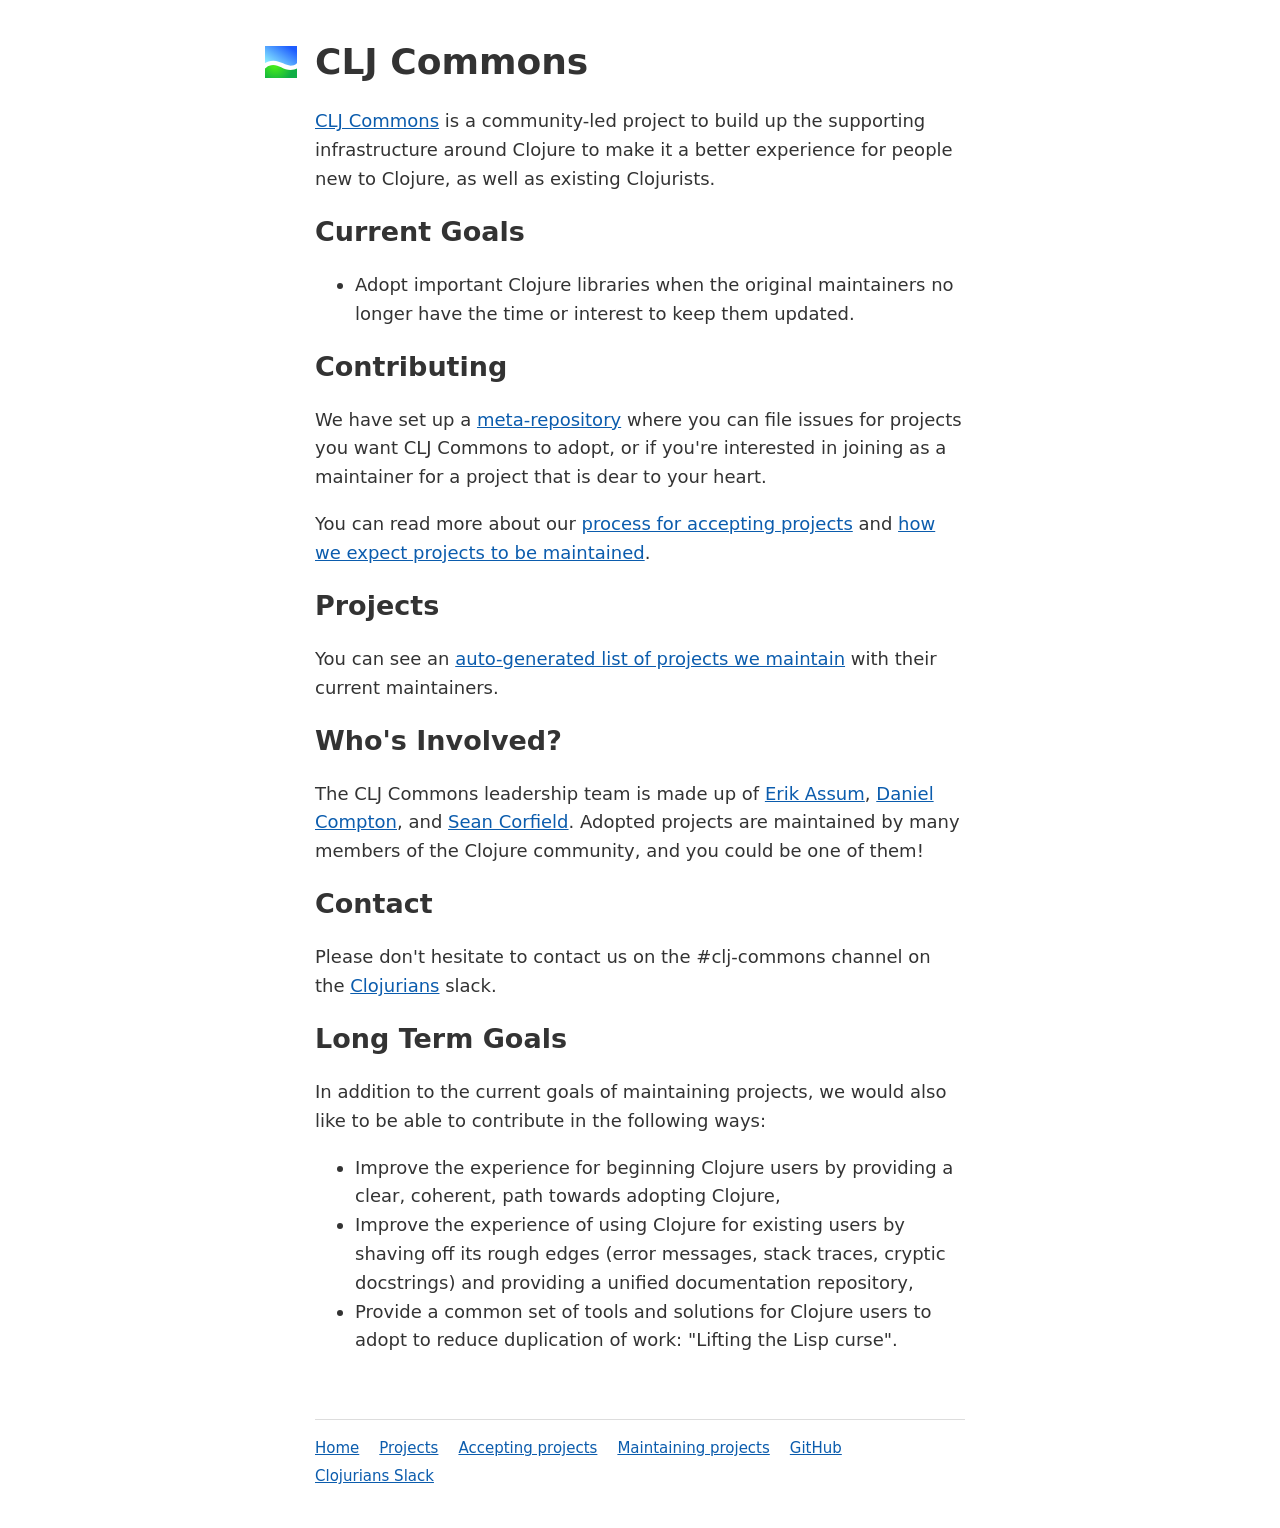
<file: index.html>
<!DOCTYPE html>
<html lang="en">
<head>
    <meta charset="utf-8">
    <meta name="viewport" content="width=device-width, initial-scale=1">
    <title>CLJ Commons</title>
    <link rel="stylesheet" href="/style.css">
    <link rel="icon" href="/logo.svg" type="image/svg+xml">
</head>

<body>
    <div class="logo"
        ><a href="https://clj-commons.org/"
        title="CLJ Commons (Home)"><img
        alt="CLJ Commons Logo"
        src="/logo.svg"></a></div>

    <h1>CLJ Commons</h1>

    <p><a href = "https://github.com/clj-commons">CLJ Commons</a> is a community-led project to build up the supporting infrastructure around Clojure to make it a
        better experience for people new to Clojure, as well as existing Clojurists.</p>

    <h2>Current Goals</h2>

    <ul>
        <li>
            Adopt important Clojure libraries when the original maintainers no longer have the time or interest to keep them updated.
        </li>
    </ul>


    <h2>Contributing</h2>
    <p>We have set up a <a href = "http://github.com/clj-commons/meta">meta-repository</a> where you can file issues for projects you want CLJ Commons to adopt, or if you're interested in joining as a maintainer for a project that is dear to your heart.</p>
    <p>You can read more about our <a href="https://clj-commons.org/accepting-projects.html">process for accepting projects</a> and <a href="https://clj-commons.org/maintaining-projects.html">how we expect projects to be maintained</a>.</p>

    <h2>Projects</h2>
    <p>You can see an <a href="https://clj-commons.org/projects.html">auto-generated list of projects we maintain</a> with their current maintainers.</p>
    <h2>Who's Involved?</h2>
    <p>The CLJ Commons leadership team is made up of <a href="https://github.com/slipset">Erik Assum</a>, <a href="https://github.com/danielcompton">Daniel Compton</a>, and <a href="https://github.com/seancorfield">Sean Corfield</a>. Adopted projects are maintained by many members of the Clojure community, and you could be one of them!</p>

    <h2>Contact</h2>
    <p>Please don't hesitate to contact us on the #clj-commons channel on the <a href = "https://clojurians.net">Clojurians</a> slack.</p>


    <h2>Long Term Goals</h2>
    <p>In addition to the current goals of maintaining projects, we would also like to be able to contribute in the following ways:</p>
    <ul>
        <li>
            Improve the experience for beginning Clojure users by providing a clear, coherent, path towards adopting
            Clojure,
        </li>
        <li>Improve the experience of using Clojure for existing users by shaving off its rough edges (error messages,
            stack traces, cryptic docstrings) and providing a unified documentation repository,
        </li>
        <li>Provide a common set of tools and solutions for Clojure users to adopt to reduce duplication of work:
            "Lifting the Lisp curse".
        </li>
    </ul>
    <footer>
        <nav>
            <a href="/">Home</a>
            <a href="/projects.html">Projects</a>
            <a href="/accepting-projects.html">Accepting projects</a>
            <a href="/maintaining-projects.html">Maintaining projects</a>
            <a href="https://github.com/clj-commons">GitHub</a>
            <a href="https://clojurians.net">Clojurians Slack</a>
        </nav>
    </footer>
</body>
</html>
</file>
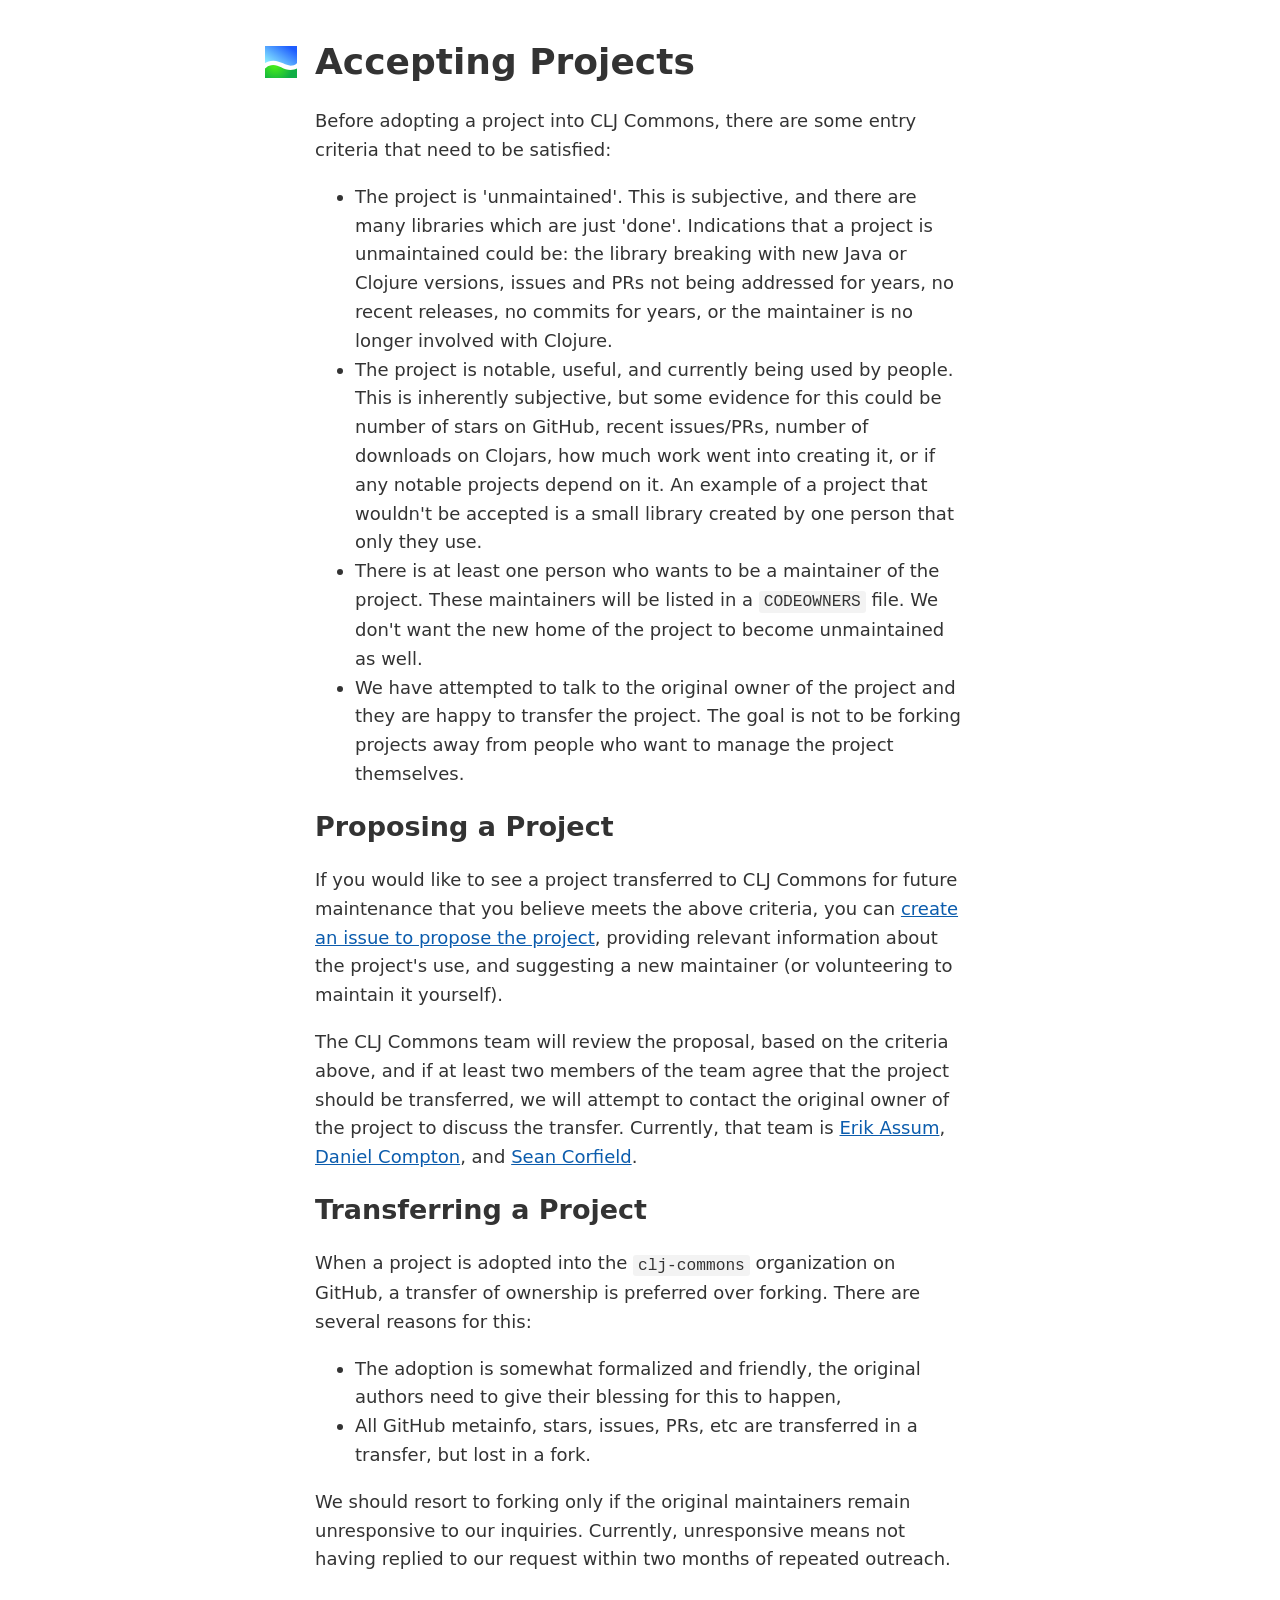
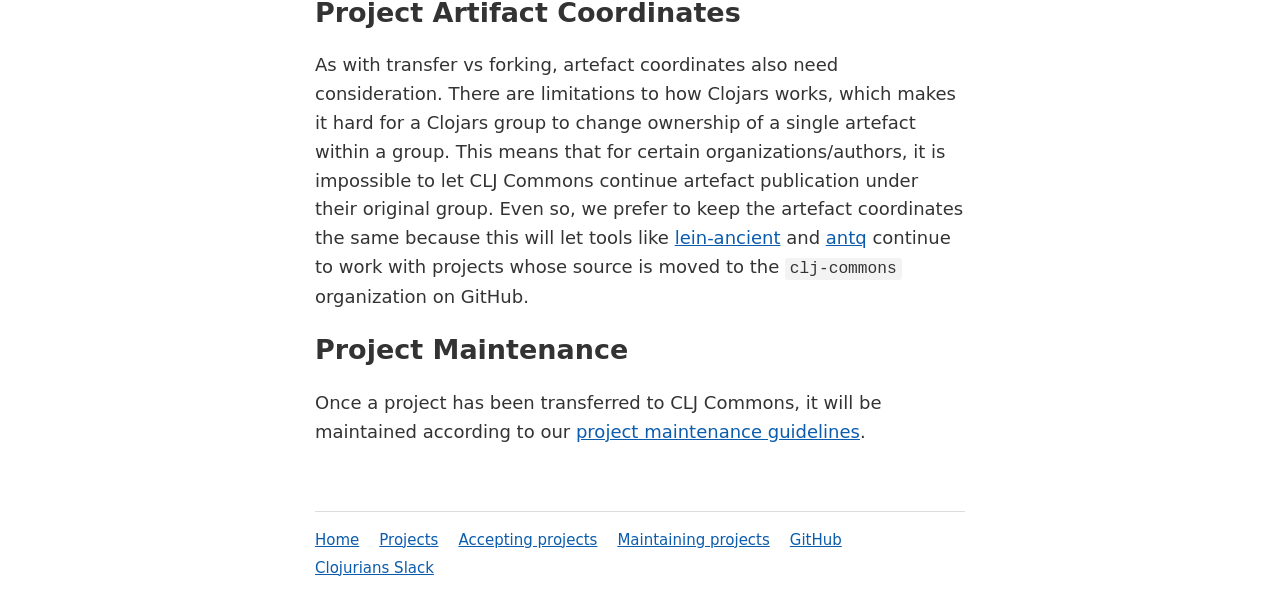
<file: accepting-projects.html>
<!DOCTYPE html>
<html lang="en">
<head>
    <meta charset="utf-8">
    <meta name="viewport" content="width=device-width, initial-scale=1">
    <title>Accepting Projects · CLJ Commons</title>
    <link rel="stylesheet" href="/style.css">
    <link rel="icon" href="/logo.svg" type="image/svg+xml">
</head>

<body>
    <div class="logo"
        ><a href="https://clj-commons.org/"
        title="CLJ Commons (Home)"><img
        alt="CLJ Commons Logo"
        src="/logo.svg"></a></div>

    <h1>Accepting Projects</h1>

<p>Before adopting a project into CLJ Commons, there are some entry criteria that need to be satisfied:</p>

<ul>
<li>The project is 'unmaintained'. This is subjective, and there are many libraries which are just 'done'. Indications that a project is unmaintained could be: the library breaking with new Java or Clojure versions, issues and PRs not being addressed for years, no recent releases, no commits for years, or the maintainer is no longer involved with Clojure.</li>
<li>The project is notable, useful, and currently being used by people. This is inherently subjective, but some evidence for this could be number of stars on GitHub, recent issues/PRs, number of downloads on Clojars, how much work went into creating it, or if any notable projects depend on it. An example of a project that wouldn't be accepted is a small library created by one person that only they use.</li>
<li>There is at least one person who wants to be a maintainer of the project. These maintainers will be listed in a <code>CODEOWNERS</code> file. We don't want the new home of the project to become unmaintained as well.</li>
<li>We have attempted to talk to the original owner of the project and they are happy to transfer the project. The goal is not to be forking projects away from people who want to manage the project themselves.</li>
</ul>

<h2>Proposing a Project</h2>

<p>If you would like to see a project transferred to CLJ Commons for future maintenance that you believe meets the above criteria, you can <a href="https://github.com/clj-commons/meta/issues">create an issue to propose the project</a>, providing relevant information about the project's use, and suggesting a new maintainer (or volunteering to maintain it yourself).</p>

<p>The CLJ Commons team will review the proposal, based on the criteria above, and if at least two members of the team agree that the project should be transferred, we will attempt to contact the original owner of the project to discuss the transfer. Currently, that team is <a href="https://github.com/slipset">Erik Assum</a>, <a href="https://github.com/danielcompton">Daniel Compton</a>, and <a href="https://github.com/seancorfield">Sean Corfield</a>.</p>

<h2>Transferring a Project</h2>

<p>When a project is adopted into the <code>clj-commons</code> organization on GitHub, a transfer of ownership is preferred over forking.
 There are several reasons for this:</p>
<ul>
<li>The adoption is somewhat formalized and friendly, the original authors need to give their blessing for
 this to happen,</li>
<li>All GitHub metainfo, stars, issues, PRs, etc are transferred in a transfer, but lost in a fork.</li>
</ul>
<p>We should resort to forking only if the original maintainers remain unresponsive to our inquiries.
 Currently, unresponsive means not having replied to our request within two months of repeated outreach.</p>

 <h2>Project Artifact Coordinates</h2>

 <p>As with transfer vs forking, artefact coordinates also need consideration. There are limitations to
 how Clojars works, which makes it hard for a Clojars group to change ownership of a single artefact
 within a group. This means that for certain organizations/authors, it is impossible to let CLJ Commons
 continue artefact publication under their original group. Even so, we prefer to keep the artefact coordinates the same
 because this will let tools like <a href="https://github.com/xsc/lein-ancient">lein-ancient</a> and <a href="https://github.com/liquidz/antq">antq</a> continue to work
 with projects whose source is moved to the <code>clj-commons</code> organization on GitHub.
</p>

<h2>Project Maintenance</h2>

<p>Once a project has been transferred to CLJ Commons, it will be maintained according to our <a href="https://clj-commons.org/maintaining-projects.html">project maintenance guidelines</a>.</p>
    <footer>
        <nav>
            <a href="/">Home</a>
            <a href="/projects.html">Projects</a>
            <a href="/accepting-projects.html">Accepting projects</a>
            <a href="/maintaining-projects.html">Maintaining projects</a>
            <a href="https://github.com/clj-commons">GitHub</a>
            <a href="https://clojurians.net">Clojurians Slack</a>
        </nav>
    </footer>
</body>
</html>
</file>
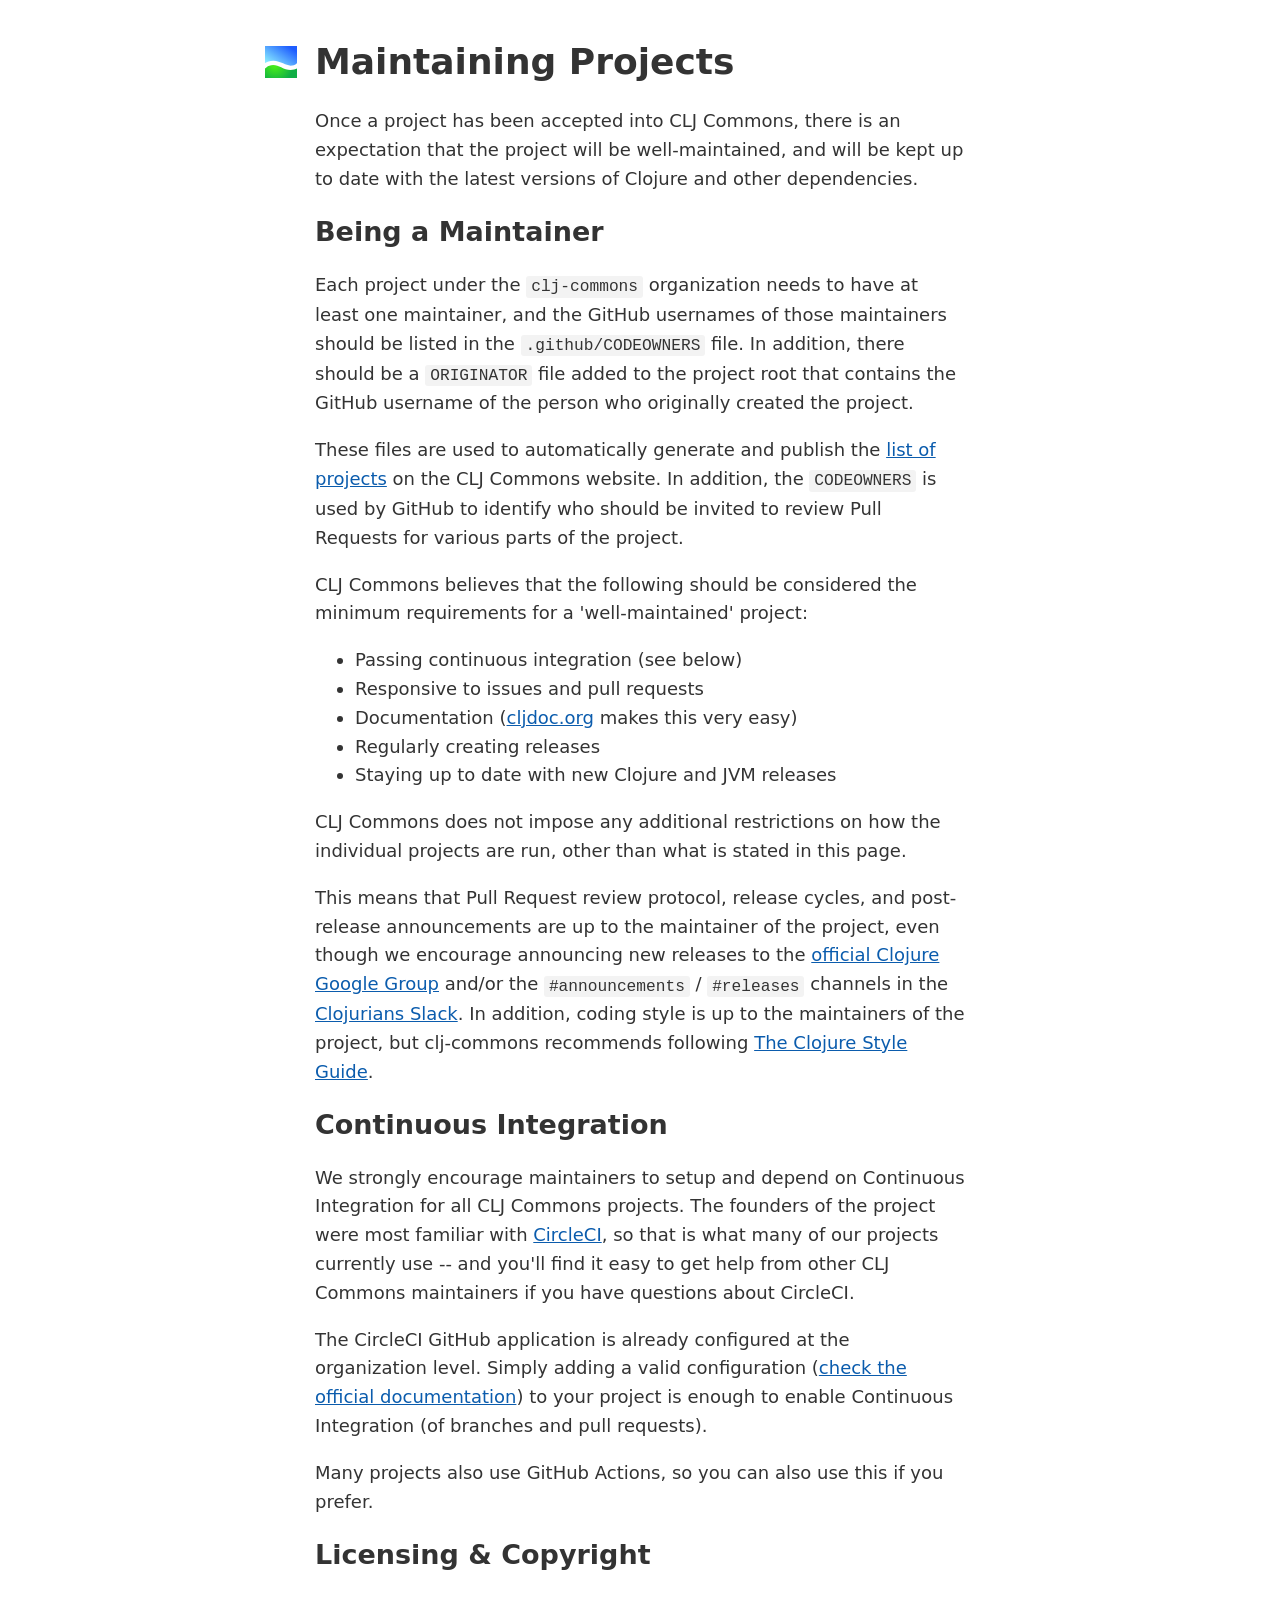
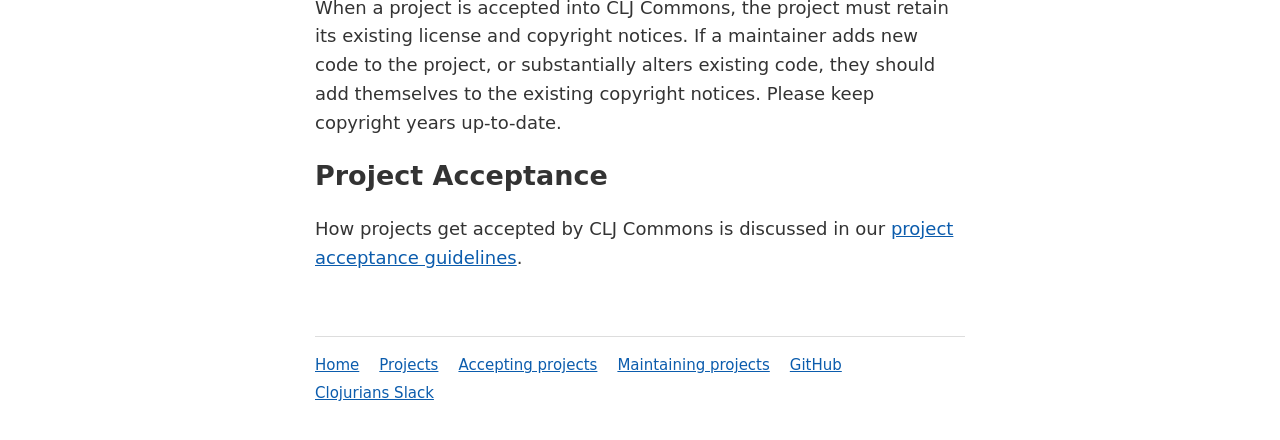
<file: maintaining-projects.html>
<!DOCTYPE html>
<html lang="en">
<head>
    <meta charset="utf-8">
    <meta name="viewport" content="width=device-width, initial-scale=1">
    <title>Maintaining Projects · CLJ Commons</title>
    <link rel="stylesheet" href="/style.css">
    <link rel="icon" href="/logo.svg" type="image/svg+xml">
</head>

<body>
    <div class="logo"
        ><a href="https://clj-commons.org/"
        title="CLJ Commons (Home)"><img
        alt="CLJ Commons Logo"
        src="/logo.svg"></a></div>

    <h1>Maintaining Projects</h1>

<p>Once a project has been accepted into CLJ Commons, there is an expectation that the project will be well-maintained, and will be kept up to date with the latest versions of Clojure and other dependencies.</p>

<h2>Being a Maintainer</h2>

<p>Each project under the <code>clj-commons</code> organization needs to have at least one maintainer, and the GitHub usernames of those maintainers should be listed
 in the <code>.github/CODEOWNERS</code> file.
 In addition, there should be a <code>ORIGINATOR</code> file added to the project root that contains the GitHub username of the person who originally created the project.</p>

 <p>These files are used to automatically generate and publish the <a href="https://clj-commons.org/projects.html">list of projects</a> on the CLJ Commons website. In addition, the <code>CODEOWNERS</code> is used by GitHub to identify who should be invited to review Pull Requests for various parts of the project.</p>

<p>CLJ Commons believes that the following should be considered the minimum requirements for a 'well-maintained' project:</p>
<ul>
<li>Passing continuous integration (see below)</li>
<li>Responsive to issues and pull requests</li>
<li>Documentation (<a href="https://cljdoc.org">cljdoc.org</a> makes this very easy)</li>
<li>Regularly creating releases</li>
<li>Staying up to date with new Clojure and JVM releases</li>
</ul>

 <p>CLJ Commons does not impose any additional
 restrictions on how the individual projects are run, other than what is stated in this page.</p>

<p>This means that Pull Request review protocol, release cycles, and post-release announcements are up to the
 maintainer of the project, even though we encourage announcing new releases to the <a href="https://groups.google.com/group/clojure">official Clojure Google Group</a>
 and/or the <code>#announcements</code> / <code>#releases</code> channels in the <a href="https://clojurians.net">Clojurians Slack</a>. In addition, coding style is up to the maintainers of
 the project, but clj-commons recommends following <a href="https://guide.clojure.style/">The Clojure Style Guide</a>.</p>

<h2>Continuous Integration</h2>

<p>We strongly encourage maintainers to setup and depend on Continuous Integration for all CLJ Commons projects. The founders of the project were most familiar with <a href="https://circleci.com">CircleCI</a>, so that is what many of our projects currently use -- and you'll find it easy to get help from other CLJ Commons maintainers if you have questions about CircleCI.</p>

<p>The CircleCI GitHub application is already configured at the organization level. Simply adding a valid configuration (<a href="https://circleci.com/docs/2.0/language-clojure/">check the official documentation</a>) to your project is enough to enable Continuous Integration (of branches and pull requests).</p>

<p>Many projects also use GitHub Actions, so you can also use this if you prefer.</p>

<h2>Licensing &amp; Copyright</h2>

<p>When a project is accepted into CLJ Commons, the project must retain its existing license and copyright notices.
If a maintainer adds new code to the project, or substantially alters existing code, they should add themselves
to the existing copyright notices. Please keep copyright years up-to-date.</p>

<h2>Project Acceptance</h2>

<p>How projects get accepted by CLJ Commons is discussed in our <a href="https://clj-commons.org/accepting-projects.html">project acceptance guidelines</a>.</p>
    <footer>
        <nav>
            <a href="/">Home</a>
            <a href="/projects.html">Projects</a>
            <a href="/accepting-projects.html">Accepting projects</a>
            <a href="/maintaining-projects.html">Maintaining projects</a>
            <a href="https://github.com/clj-commons">GitHub</a>
            <a href="https://clojurians.net">Clojurians Slack</a>
        </nav>
    </footer>
</body>
</html>
</file>
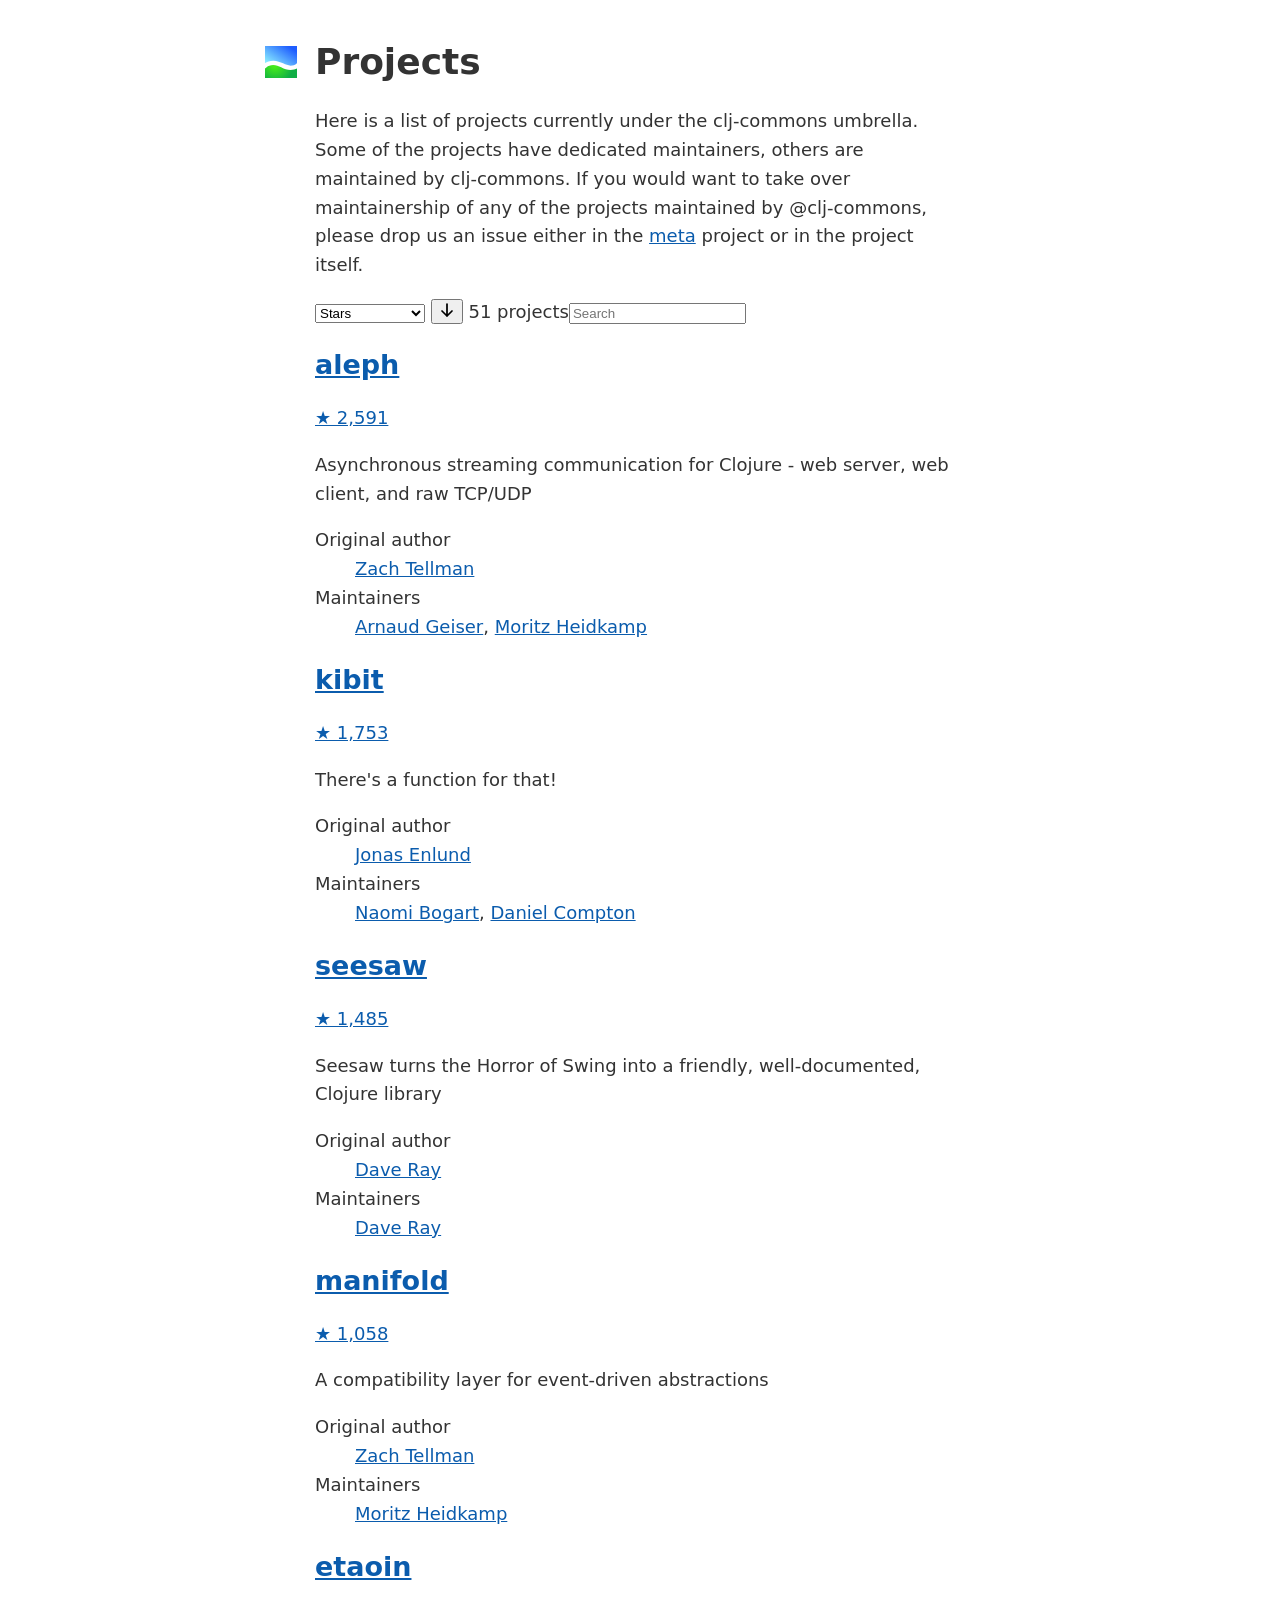
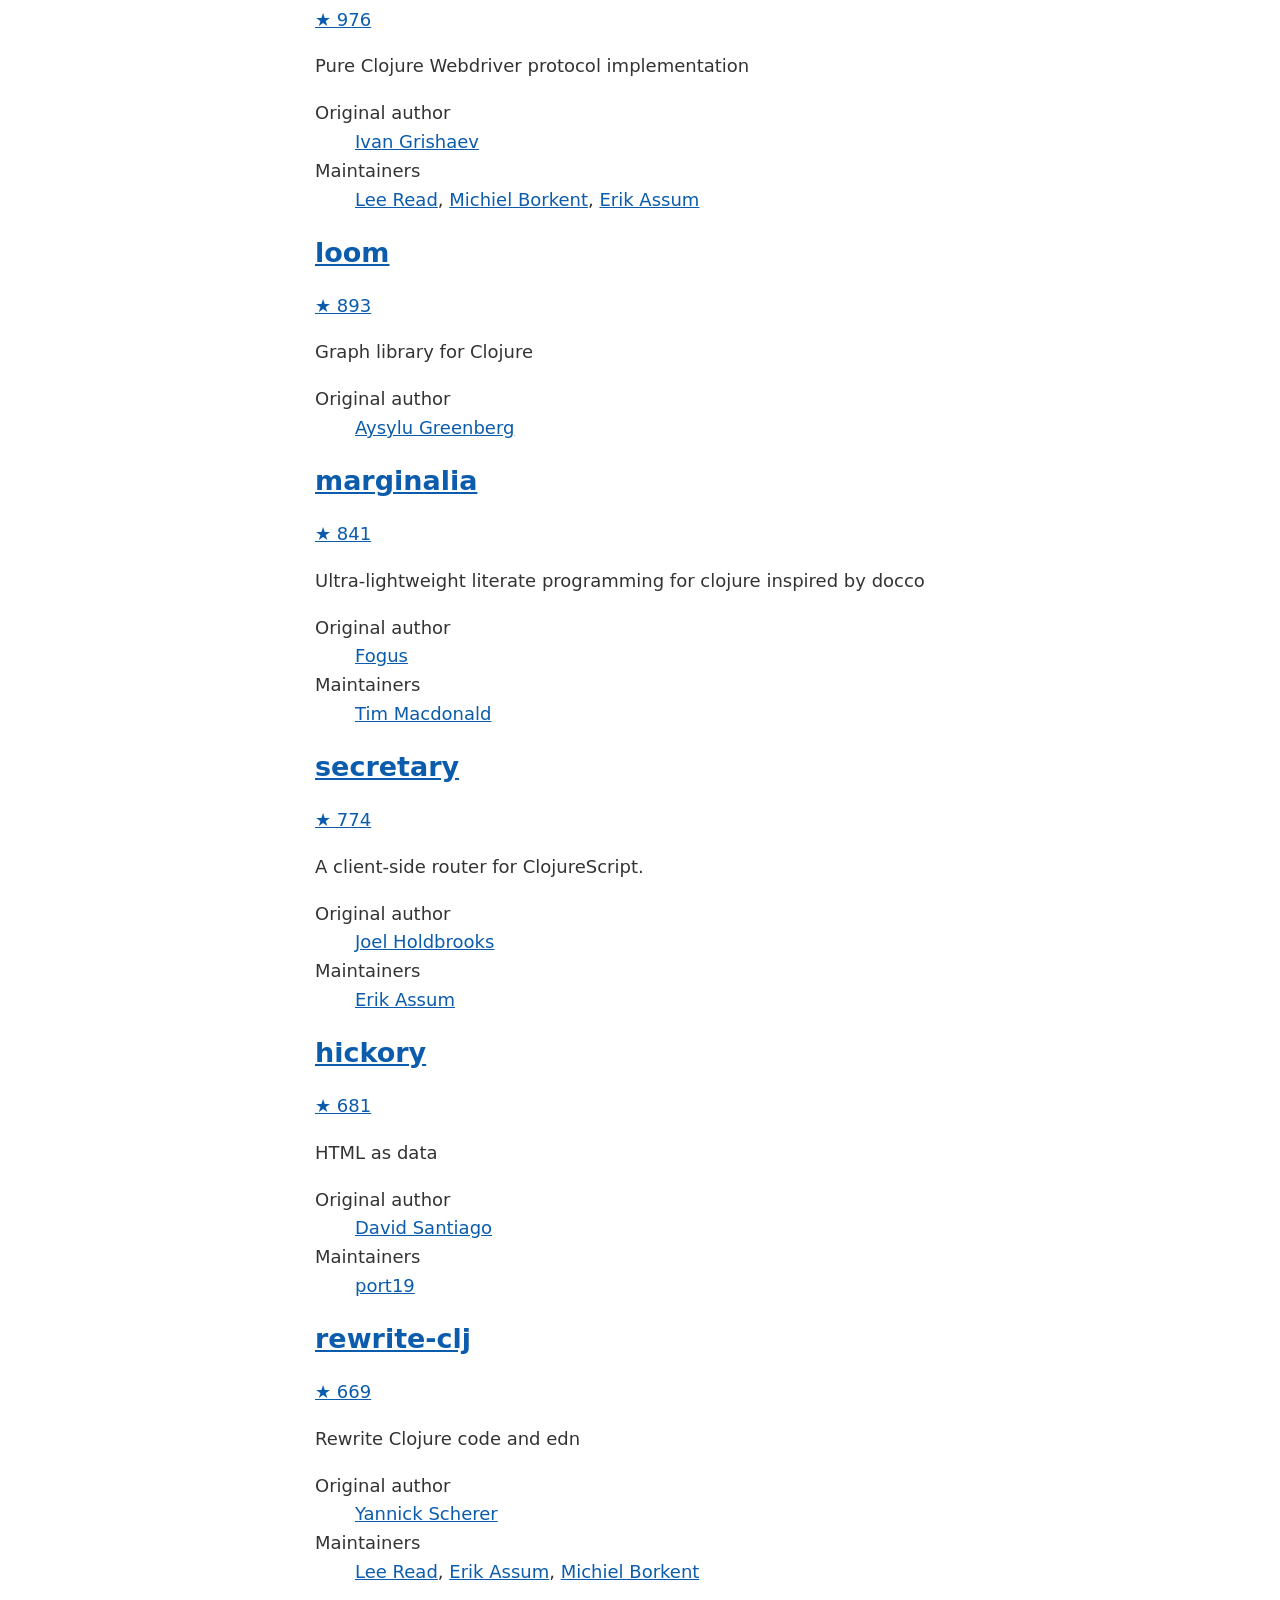
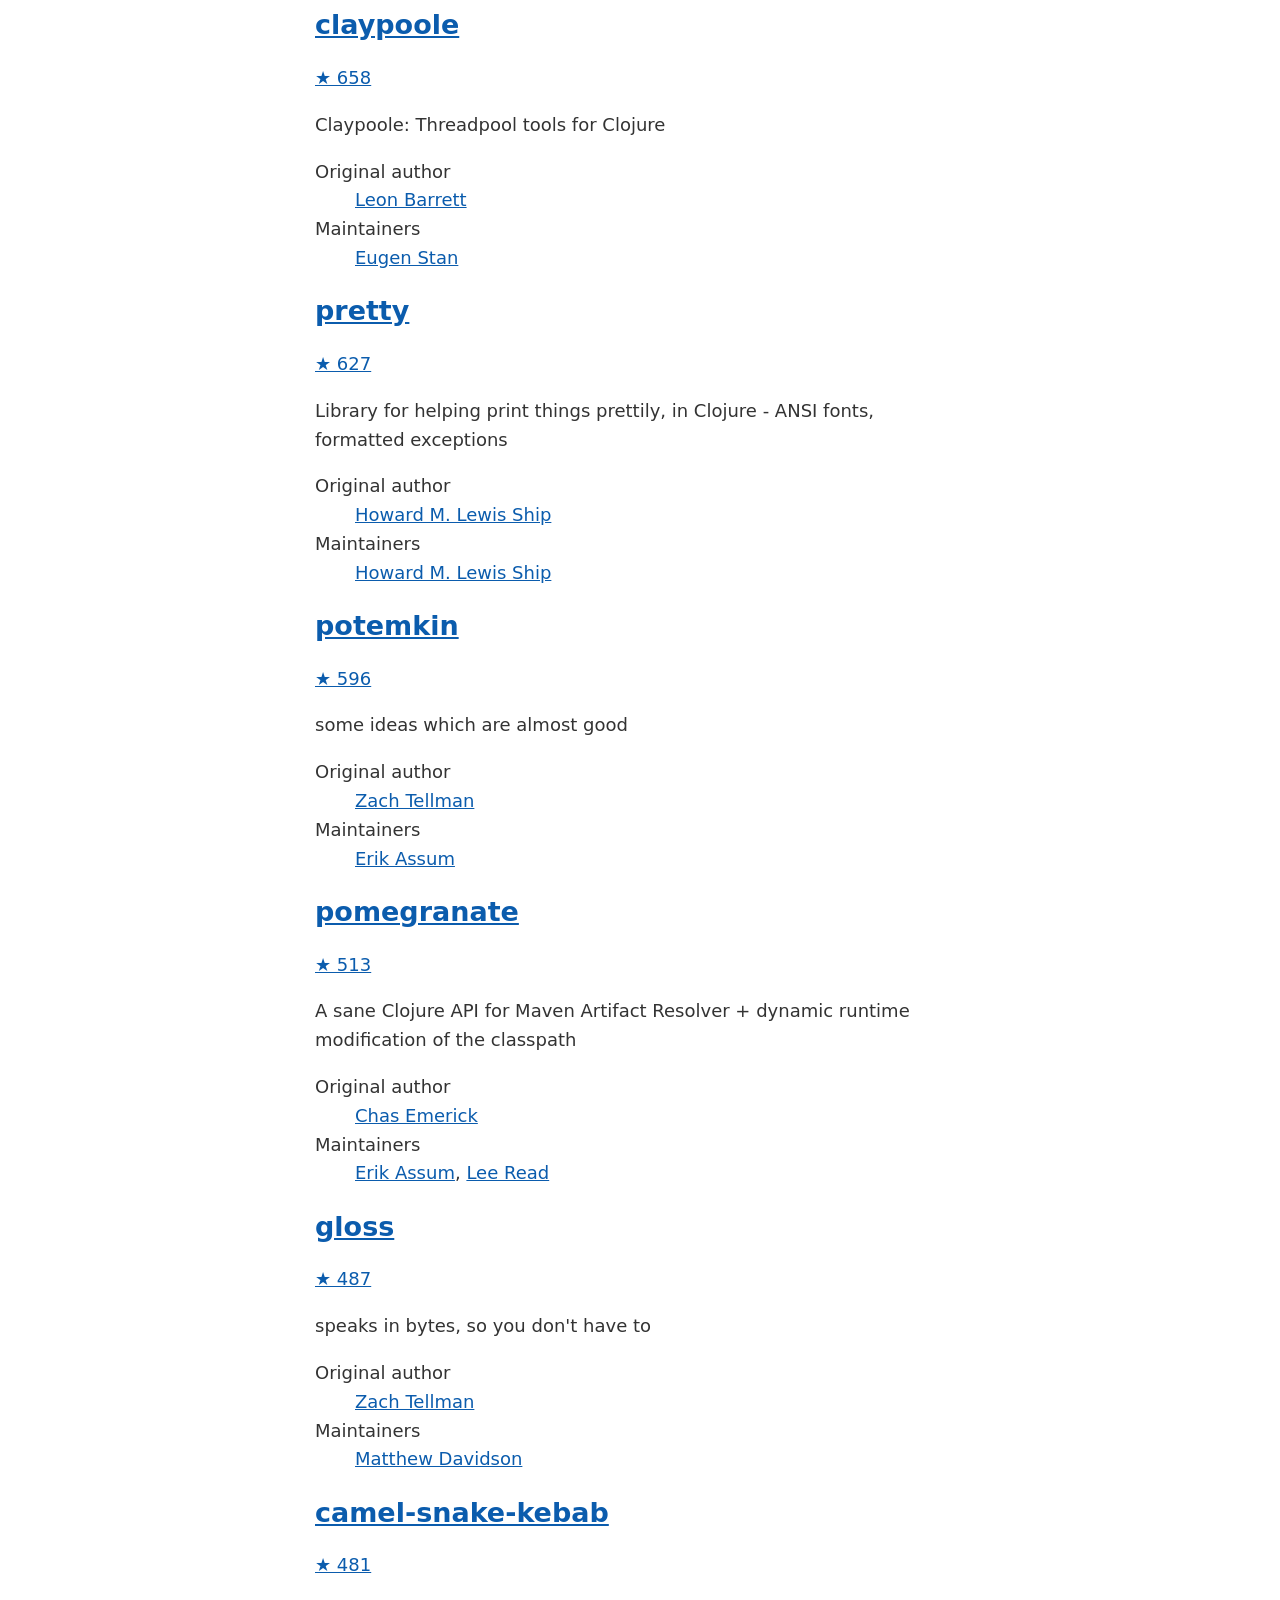
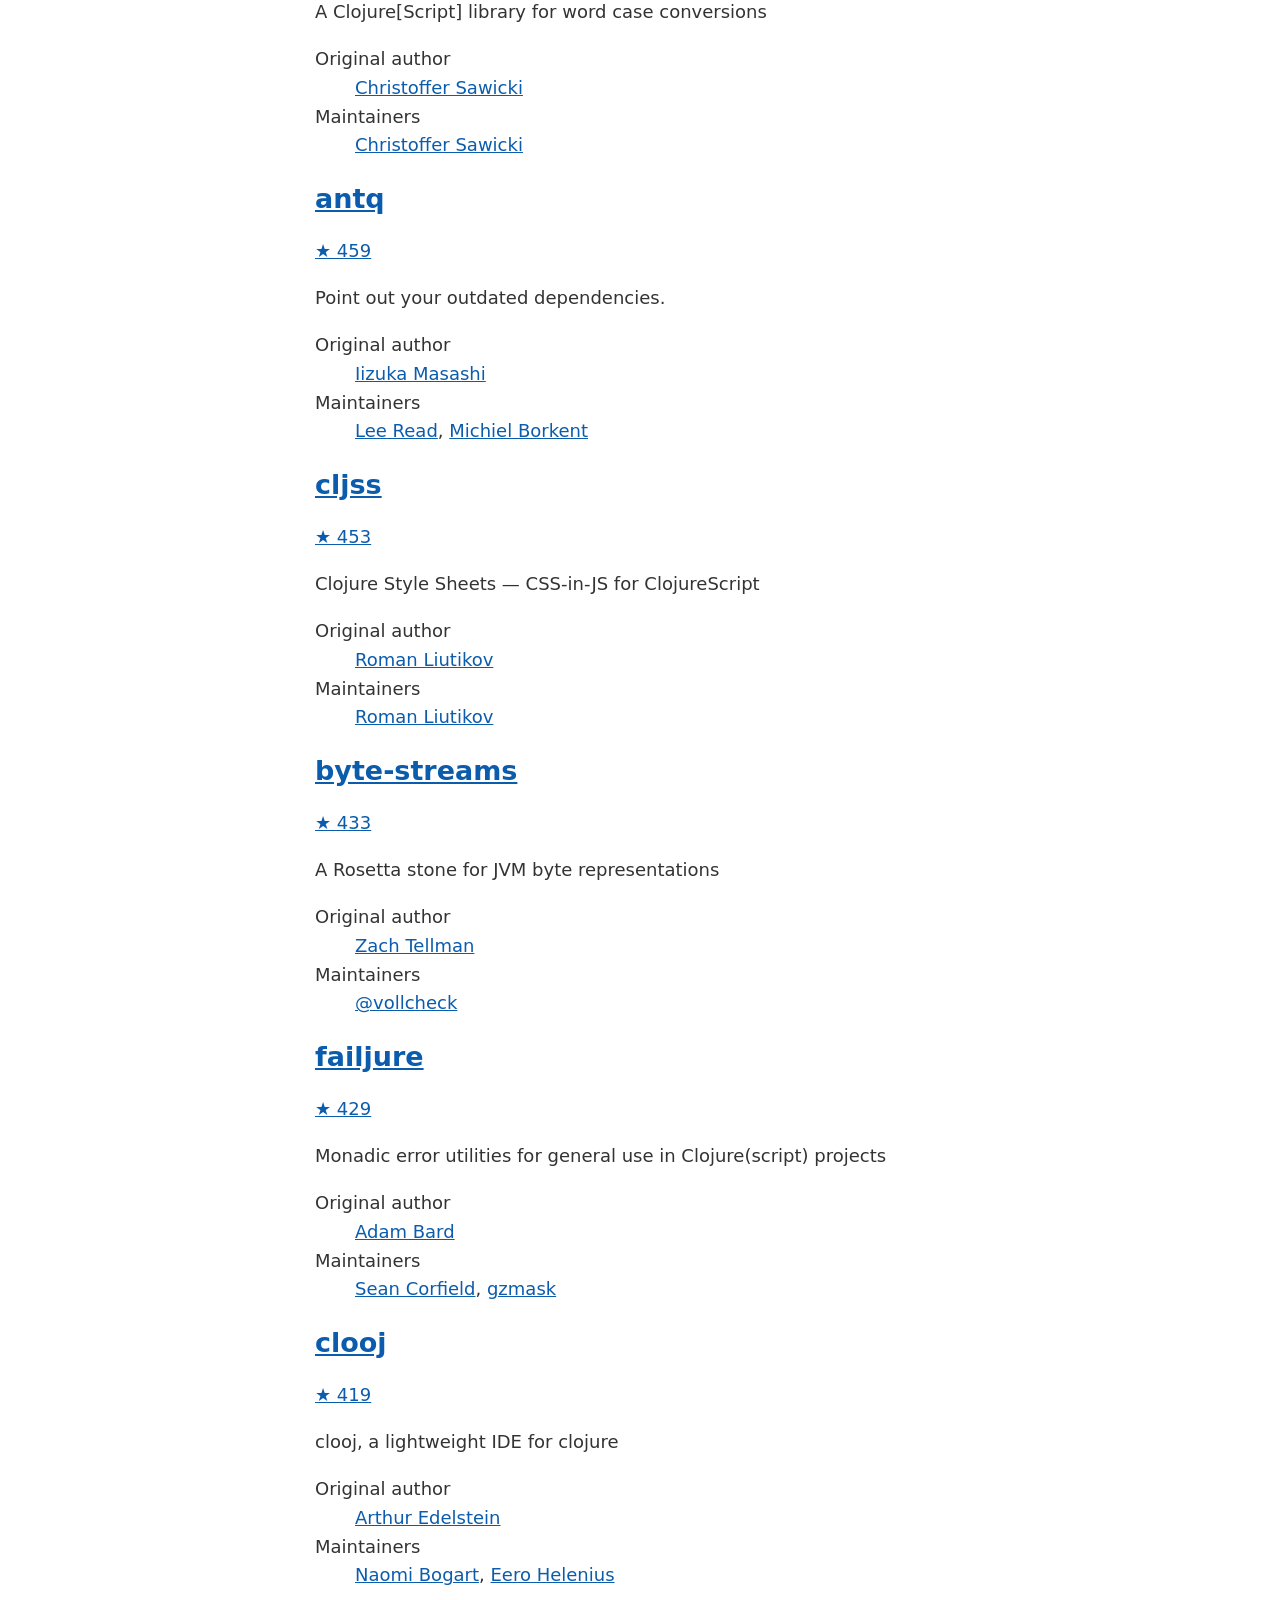
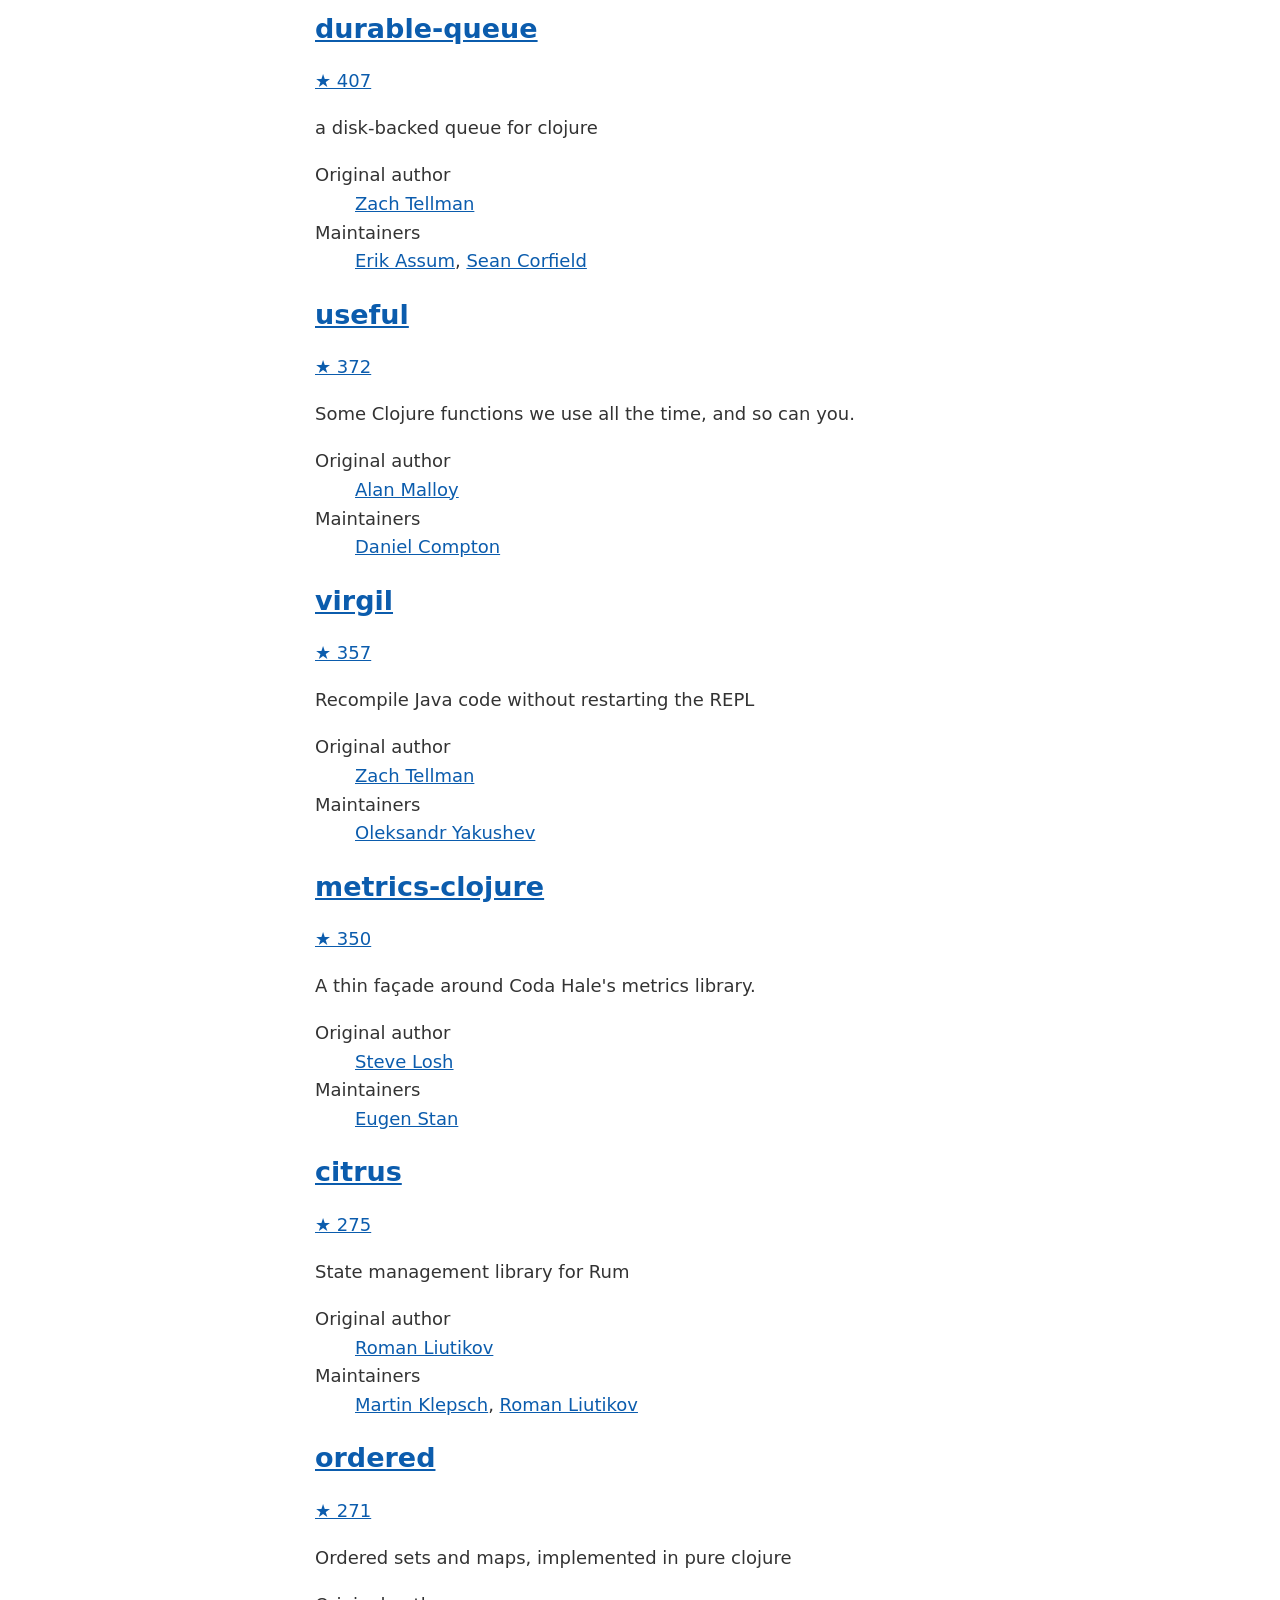
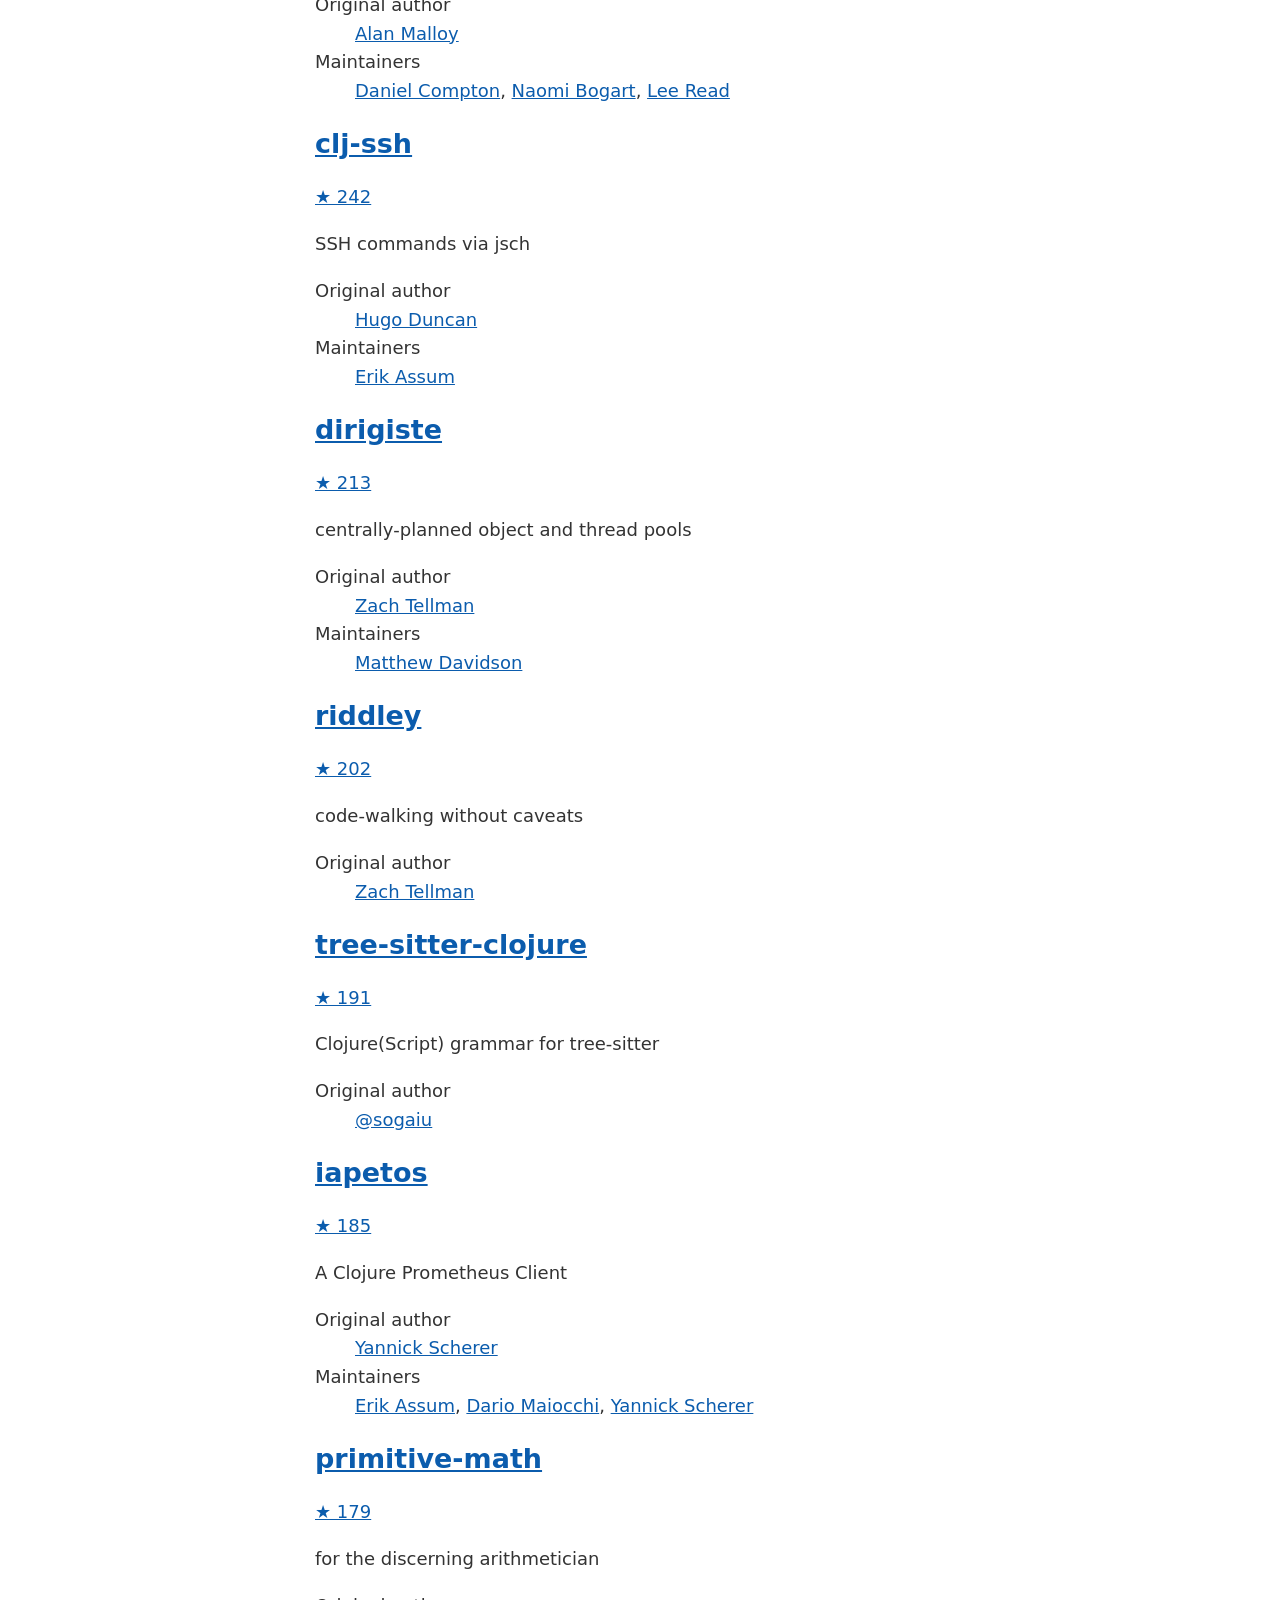
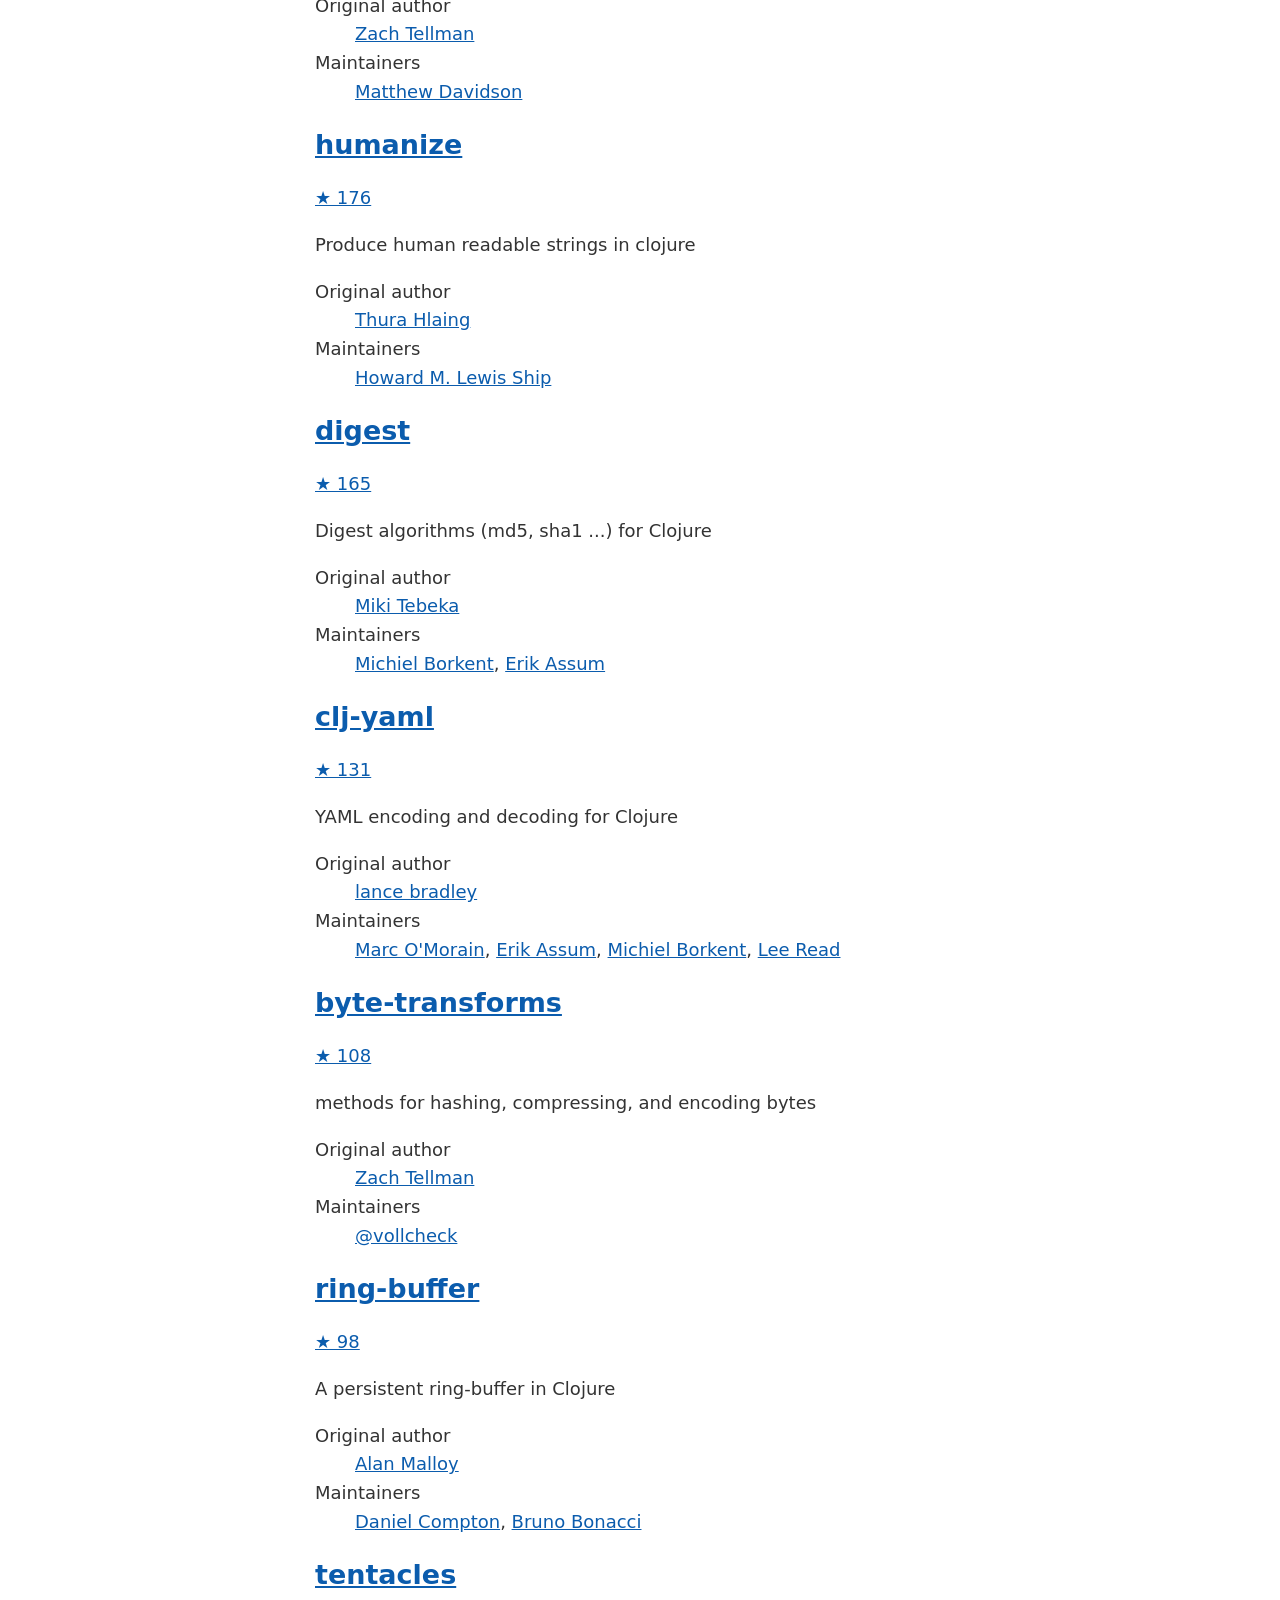
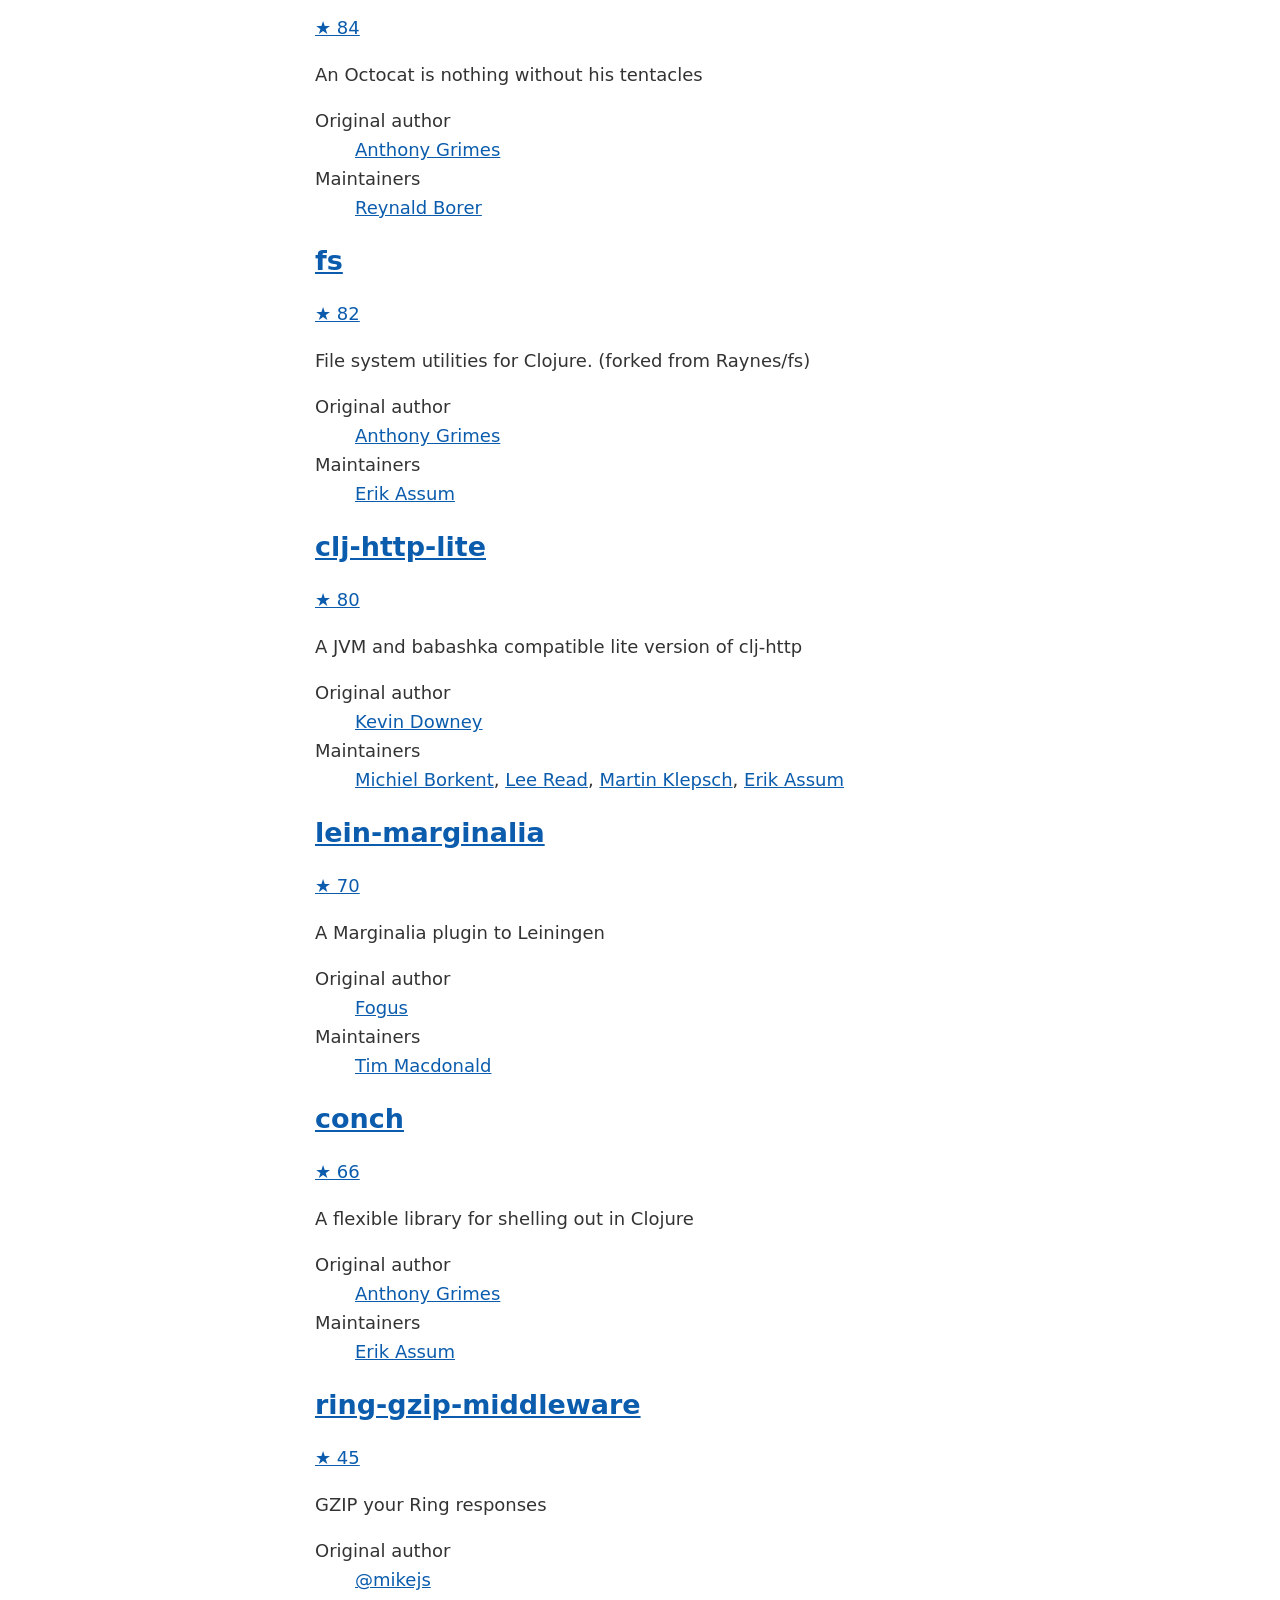
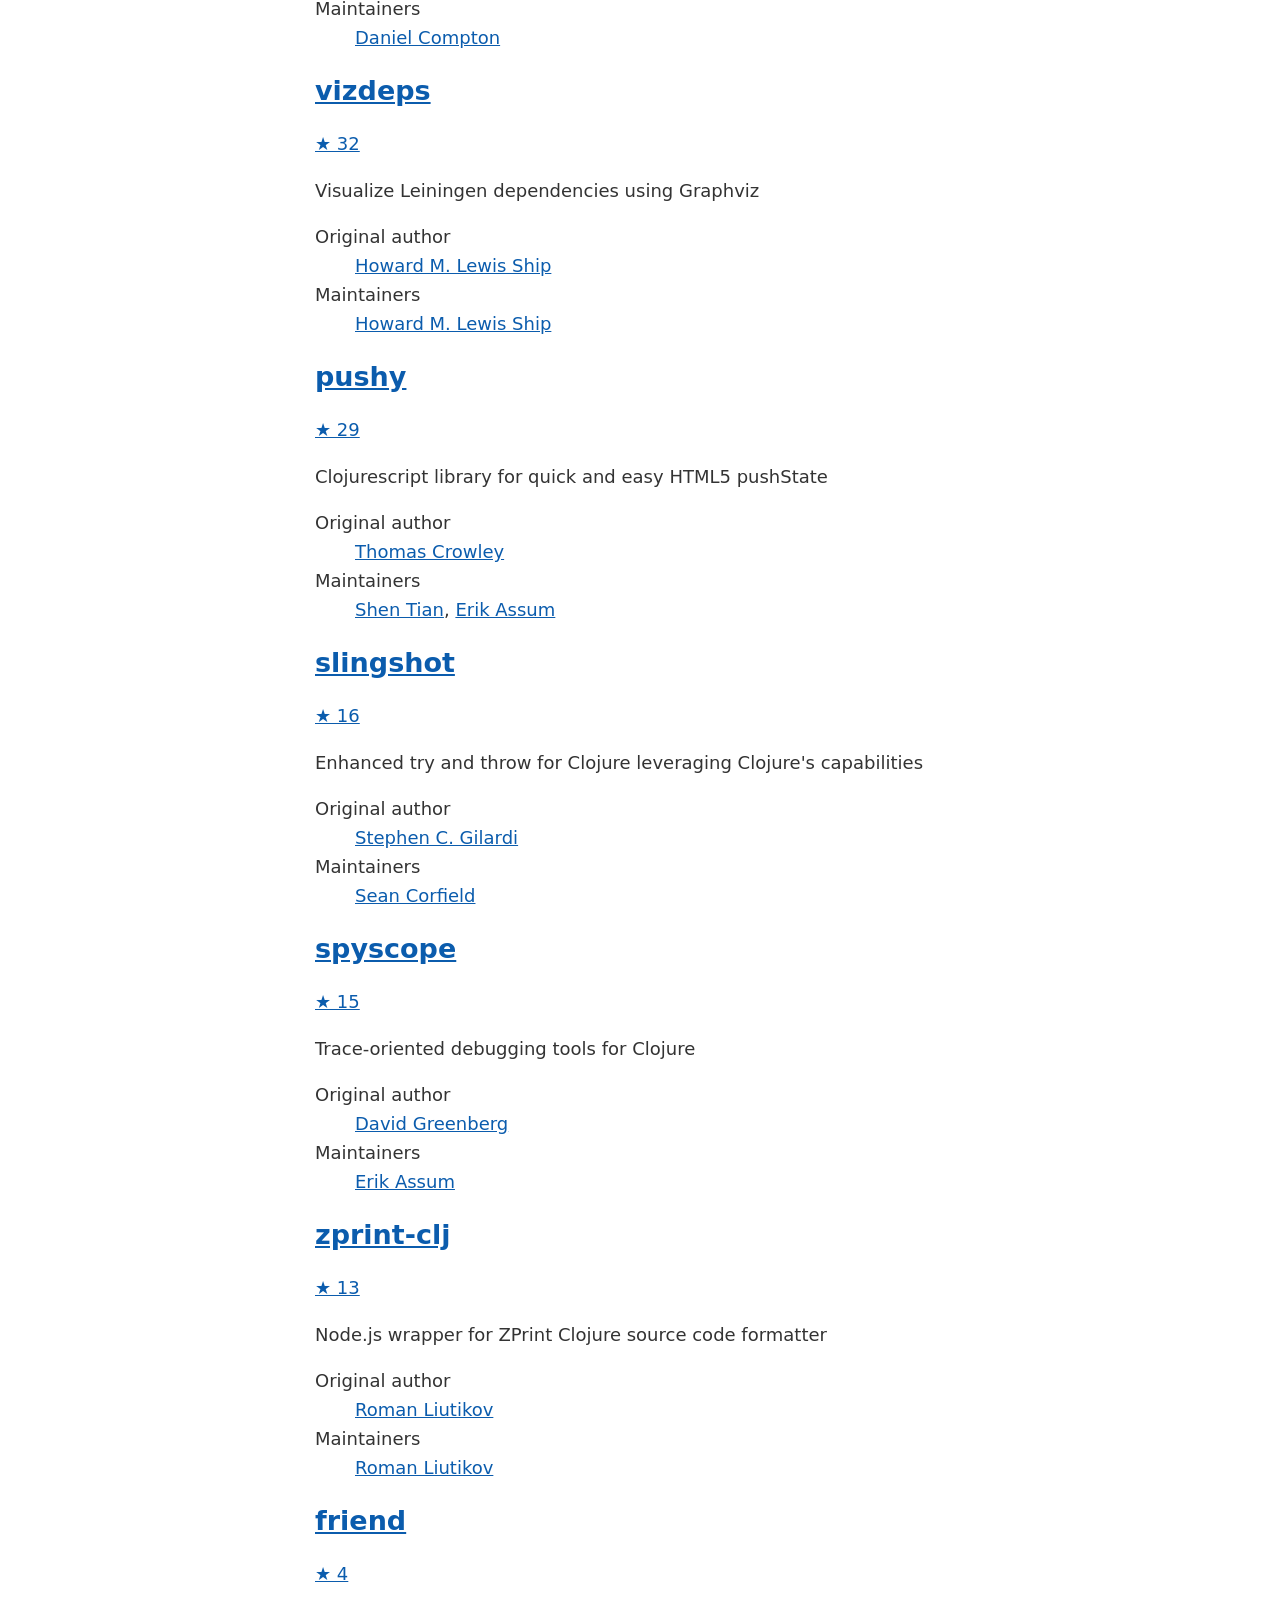
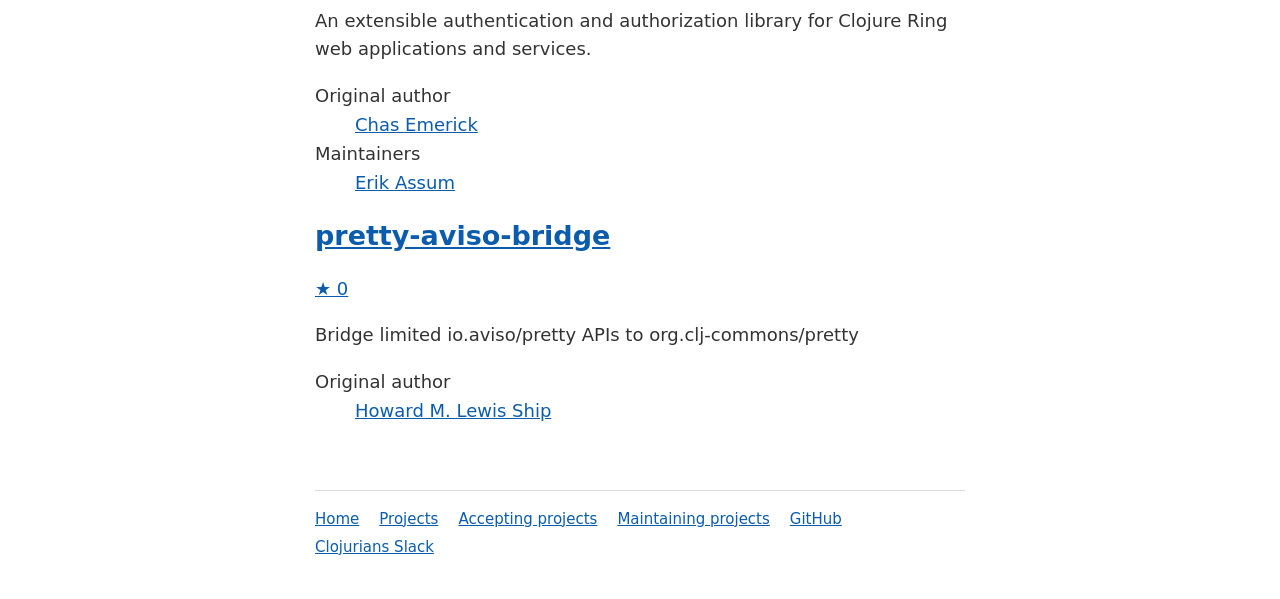
<file: projects.html>
<!doctype html>
<html lang="en">
  <head>
    <meta charset="utf-8">
    <meta content="width=device-width, initial-scale=1" name="viewport">
    <title>Projects · CLJ Commons</title>
    <link href="/style.css" rel="stylesheet">
    <link href="/logo.svg" rel="icon" type="image/svg+xml">
    <script defer src="/projects.js"></script>
  </head>
  <body class="wide">
    <div class="logo">
      <a href="/" title="CLJ Commons (Home)"><img alt="CLJ Commons Logo" src="/logo.svg"></a>
    </div>
    <h1>Projects</h1>
    <p>Here is a list of projects currently under the clj-commons umbrella. Some of the projects have dedicated maintainers, others are maintained by clj-commons. If you would want to take over maintainership of any of the projects maintained by @clj-commons, please drop us an issue either in the <a href="https://github.com/clj-commons/meta">meta</a> project or in the project itself.</p>
    <div class="controls" hidden>
      <select aria-label="Sort by" id="project-sort"><option value="stars">Stars</option><option value="name">Name</option><option value="author">Original author</option></select>
      <button aria-label="Descending" data-dir="desc" id="project-dir" type="button">
        <svg aria-hidden="true" height="16" viewBox="0 0 16 16" width="16">
          <path d="M8 2v12M3 9l5 5 5-5" fill="none" stroke="currentColor" stroke-linecap="round" stroke-linejoin="round" stroke-width="1.75"></path>
        </svg>
      </button>
      <span aria-live="polite" id="project-count"></span><input aria-label="Search projects, authors and maintainers" id="project-search" placeholder="Search" type="search">
    </div>
    <div class="projects">
      <article class="card" data-author="Zach Tellman" data-name="aleph" data-stars="2591">
        <header>
          <h2><a href="https://github.com/clj-commons/aleph">aleph</a></h2>
          <a class="stars" href="https://github.com/clj-commons/aleph" title="2591 GitHub stars">★ 2,591</a>
        </header>
        <p>Asynchronous streaming communication for Clojure - web server, web client, and raw TCP/UDP</p>
        <dl>
          <dt>Original author</dt>
          <dd>
            <a href="https://github.com/ztellman">Zach&nbsp;Tellman</a>
          </dd>
          <dt>Maintainers</dt>
          <dd>
            <a href="https://github.com/arnaudgeiser">Arnaud&nbsp;Geiser</a>, <a href="https://github.com/dergutemoritz">Moritz&nbsp;Heidkamp</a>
          </dd>
        </dl>
      </article>
      <article class="card" data-author="Jonas Enlund" data-name="kibit" data-stars="1753">
        <header>
          <h2><a href="https://github.com/clj-commons/kibit">kibit</a></h2>
          <a class="stars" href="https://github.com/clj-commons/kibit" title="1753 GitHub stars">★ 1,753</a>
        </header>
        <p>There's a function for that!</p>
        <dl>
          <dt>Original author</dt>
          <dd>
            <a href="https://github.com/jonase">Jonas&nbsp;Enlund</a>
          </dd>
          <dt>Maintainers</dt>
          <dd>
            <a href="https://github.com/NoahTheDuke">Naomi&nbsp;Bogart</a>, <a href="https://github.com/danielcompton">Daniel&nbsp;Compton</a>
          </dd>
        </dl>
      </article>
      <article class="card" data-author="Dave Ray" data-name="seesaw" data-stars="1485">
        <header>
          <h2><a href="https://github.com/clj-commons/seesaw">seesaw</a></h2>
          <a class="stars" href="https://github.com/clj-commons/seesaw" title="1485 GitHub stars">★ 1,485</a>
        </header>
        <p>Seesaw turns the Horror of Swing into a friendly, well-documented, Clojure library</p>
        <dl>
          <dt>Original author</dt>
          <dd>
            <a href="https://github.com/daveray">Dave&nbsp;Ray</a>
          </dd>
          <dt>Maintainers</dt>
          <dd>
            <a href="https://github.com/daveray">Dave&nbsp;Ray</a>
          </dd>
        </dl>
      </article>
      <article class="card" data-author="Zach Tellman" data-name="manifold" data-stars="1058">
        <header>
          <h2><a href="https://github.com/clj-commons/manifold">manifold</a></h2>
          <a class="stars" href="https://github.com/clj-commons/manifold" title="1058 GitHub stars">★ 1,058</a>
        </header>
        <p>A compatibility layer for event-driven abstractions</p>
        <dl>
          <dt>Original author</dt>
          <dd>
            <a href="https://github.com/ztellman">Zach&nbsp;Tellman</a>
          </dd>
          <dt>Maintainers</dt>
          <dd>
            <a href="https://github.com/DerGuteMoritz">Moritz&nbsp;Heidkamp</a>
          </dd>
        </dl>
      </article>
      <article class="card" data-author="Ivan Grishaev" data-name="etaoin" data-stars="976">
        <header>
          <h2><a href="https://github.com/clj-commons/etaoin">etaoin</a></h2>
          <a class="stars" href="https://github.com/clj-commons/etaoin" title="976 GitHub stars">★ 976</a>
        </header>
        <p>Pure Clojure Webdriver protocol implementation</p>
        <dl>
          <dt>Original author</dt>
          <dd>
            <a href="https://github.com/igrishaev">Ivan&nbsp;Grishaev</a>
          </dd>
          <dt>Maintainers</dt>
          <dd>
            <a href="https://github.com/lread">Lee&nbsp;Read</a>, <a href="https://github.com/borkdude">Michiel&nbsp;Borkent</a>, <a href="https://github.com/slipset">Erik&nbsp;Assum</a>
          </dd>
        </dl>
      </article>
      <article class="card" data-author="Aysylu Greenberg" data-name="loom" data-stars="893">
        <header>
          <h2><a href="https://github.com/clj-commons/loom">loom</a></h2>
          <a class="stars" href="https://github.com/clj-commons/loom" title="893 GitHub stars">★ 893</a>
        </header>
        <p>Graph library for Clojure</p>
        <dl>
          <dt>Original author</dt>
          <dd>
            <a href="https://github.com/aysylu">Aysylu&nbsp;Greenberg</a>
          </dd>
        </dl>
      </article>
      <article class="card" data-author="Fogus" data-name="marginalia" data-stars="841">
        <header>
          <h2><a href="https://github.com/clj-commons/marginalia">marginalia</a></h2>
          <a class="stars" href="https://github.com/clj-commons/marginalia" title="841 GitHub stars">★ 841</a>
        </header>
        <p>Ultra-lightweight literate programming for clojure inspired by docco</p>
        <dl>
          <dt>Original author</dt>
          <dd>
            <a href="https://github.com/fogus">Fogus</a>
          </dd>
          <dt>Maintainers</dt>
          <dd>
            <a href="https://github.com/tsmacdonald">Tim&nbsp;Macdonald</a>
          </dd>
        </dl>
      </article>
      <article class="card" data-author="Joel Holdbrooks" data-name="secretary" data-stars="774">
        <header>
          <h2><a href="https://github.com/clj-commons/secretary">secretary</a></h2>
          <a class="stars" href="https://github.com/clj-commons/secretary" title="774 GitHub stars">★ 774</a>
        </header>
        <p>A client-side router for ClojureScript.</p>
        <dl>
          <dt>Original author</dt>
          <dd>
            <a href="https://github.com/noprompt">Joel&nbsp;Holdbrooks</a>
          </dd>
          <dt>Maintainers</dt>
          <dd>
            <a href="https://github.com/slipset">Erik&nbsp;Assum</a>
          </dd>
        </dl>
      </article>
      <article class="card" data-author="David Santiago" data-name="hickory" data-stars="681">
        <header>
          <h2><a href="https://github.com/clj-commons/hickory">hickory</a></h2>
          <a class="stars" href="https://github.com/clj-commons/hickory" title="681 GitHub stars">★ 681</a>
        </header>
        <p>HTML as data</p>
        <dl>
          <dt>Original author</dt>
          <dd>
            <a href="https://github.com/davidsantiago">David&nbsp;Santiago</a>
          </dd>
          <dt>Maintainers</dt>
          <dd>
            <a href="https://github.com/port19x">port19</a>
          </dd>
        </dl>
      </article>
      <article class="card" data-author="Yannick Scherer" data-name="rewrite-clj" data-stars="669">
        <header>
          <h2><a href="https://github.com/clj-commons/rewrite-clj">rewrite-clj</a></h2>
          <a class="stars" href="https://github.com/clj-commons/rewrite-clj" title="669 GitHub stars">★ 669</a>
        </header>
        <p>Rewrite Clojure code and edn</p>
        <dl>
          <dt>Original author</dt>
          <dd>
            <a href="https://github.com/xsc">Yannick&nbsp;Scherer</a>
          </dd>
          <dt>Maintainers</dt>
          <dd>
            <a href="https://github.com/lread">Lee&nbsp;Read</a>, <a href="https://github.com/slipset">Erik&nbsp;Assum</a>, <a href="https://github.com/borkdude">Michiel&nbsp;Borkent</a>
          </dd>
        </dl>
      </article>
      <article class="card" data-author="Leon Barrett" data-name="claypoole" data-stars="658">
        <header>
          <h2><a href="https://github.com/clj-commons/claypoole">claypoole</a></h2>
          <a class="stars" href="https://github.com/clj-commons/claypoole" title="658 GitHub stars">★ 658</a>
        </header>
        <p>Claypoole: Threadpool tools for Clojure</p>
        <dl>
          <dt>Original author</dt>
          <dd>
            <a href="https://github.com/leon-barrett">Leon&nbsp;Barrett</a>
          </dd>
          <dt>Maintainers</dt>
          <dd>
            <a href="https://github.com/ieugen">Eugen&nbsp;Stan</a>
          </dd>
        </dl>
      </article>
      <article class="card" data-author="Howard M. Lewis Ship" data-name="pretty" data-stars="627">
        <header>
          <h2><a href="https://github.com/clj-commons/pretty">pretty</a></h2>
          <a class="stars" href="https://github.com/clj-commons/pretty" title="627 GitHub stars">★ 627</a>
        </header>
        <p>Library for helping print things prettily, in Clojure - ANSI fonts, formatted exceptions</p>
        <dl>
          <dt>Original author</dt>
          <dd>
            <a href="https://github.com/hlship">Howard&nbsp;M.&nbsp;Lewis&nbsp;Ship</a>
          </dd>
          <dt>Maintainers</dt>
          <dd>
            <a href="https://github.com/hlship">Howard&nbsp;M.&nbsp;Lewis&nbsp;Ship</a>
          </dd>
        </dl>
      </article>
      <article class="card" data-author="Zach Tellman" data-name="potemkin" data-stars="596">
        <header>
          <h2><a href="https://github.com/clj-commons/potemkin">potemkin</a></h2>
          <a class="stars" href="https://github.com/clj-commons/potemkin" title="596 GitHub stars">★ 596</a>
        </header>
        <p>some ideas which are almost good</p>
        <dl>
          <dt>Original author</dt>
          <dd>
            <a href="https://github.com/ztellman">Zach&nbsp;Tellman</a>
          </dd>
          <dt>Maintainers</dt>
          <dd>
            <a href="https://github.com/slipset">Erik&nbsp;Assum</a>
          </dd>
        </dl>
      </article>
      <article class="card" data-author="Chas Emerick" data-name="pomegranate" data-stars="513">
        <header>
          <h2><a href="https://github.com/clj-commons/pomegranate">pomegranate</a></h2>
          <a class="stars" href="https://github.com/clj-commons/pomegranate" title="513 GitHub stars">★ 513</a>
        </header>
        <p>A sane Clojure API for Maven Artifact Resolver + dynamic runtime modification of the classpath</p>
        <dl>
          <dt>Original author</dt>
          <dd>
            <a href="https://github.com/cemerick">Chas&nbsp;Emerick</a>
          </dd>
          <dt>Maintainers</dt>
          <dd>
            <a href="https://github.com/slipset">Erik&nbsp;Assum</a>, <a href="https://github.com/lread">Lee&nbsp;Read</a>
          </dd>
        </dl>
      </article>
      <article class="card" data-author="Zach Tellman" data-name="gloss" data-stars="487">
        <header>
          <h2><a href="https://github.com/clj-commons/gloss">gloss</a></h2>
          <a class="stars" href="https://github.com/clj-commons/gloss" title="487 GitHub stars">★ 487</a>
        </header>
        <p>speaks in bytes, so you don't have to</p>
        <dl>
          <dt>Original author</dt>
          <dd>
            <a href="https://github.com/ztellman">Zach&nbsp;Tellman</a>
          </dd>
          <dt>Maintainers</dt>
          <dd>
            <a href="https://github.com/KingMob">Matthew&nbsp;Davidson</a>
          </dd>
        </dl>
      </article>
      <article class="card" data-author="Christoffer Sawicki" data-name="camel-snake-kebab" data-stars="481">
        <header>
          <h2><a href="https://github.com/clj-commons/camel-snake-kebab">camel-snake-kebab</a></h2>
          <a class="stars" href="https://github.com/clj-commons/camel-snake-kebab" title="481 GitHub stars">★ 481</a>
        </header>
        <p>A Clojure[Script] library for word case conversions</p>
        <dl>
          <dt>Original author</dt>
          <dd>
            <a href="https://github.com/qerub">Christoffer&nbsp;Sawicki</a>
          </dd>
          <dt>Maintainers</dt>
          <dd>
            <a href="https://github.com/qerub">Christoffer&nbsp;Sawicki</a>
          </dd>
        </dl>
      </article>
      <article class="card" data-author="Iizuka Masashi" data-name="antq" data-stars="459">
        <header>
          <h2><a href="https://github.com/clj-commons/antq">antq</a></h2>
          <a class="stars" href="https://github.com/clj-commons/antq" title="459 GitHub stars">★ 459</a>
        </header>
        <p>Point out your outdated dependencies.</p>
        <dl>
          <dt>Original author</dt>
          <dd>
            <a href="https://github.com/liquidz">Iizuka&nbsp;Masashi</a>
          </dd>
          <dt>Maintainers</dt>
          <dd>
            <a href="https://github.com/lread">Lee&nbsp;Read</a>, <a href="https://github.com/borkdude">Michiel&nbsp;Borkent</a>
          </dd>
        </dl>
      </article>
      <article class="card" data-author="Roman Liutikov" data-name="cljss" data-stars="453">
        <header>
          <h2><a href="https://github.com/clj-commons/cljss">cljss</a></h2>
          <a class="stars" href="https://github.com/clj-commons/cljss" title="453 GitHub stars">★ 453</a>
        </header>
        <p>Clojure Style Sheets — CSS-in-JS for ClojureScript</p>
        <dl>
          <dt>Original author</dt>
          <dd>
            <a href="https://github.com/roman01la">Roman&nbsp;Liutikov</a>
          </dd>
          <dt>Maintainers</dt>
          <dd>
            <a href="https://github.com/roman01la">Roman&nbsp;Liutikov</a>
          </dd>
        </dl>
      </article>
      <article class="card" data-author="Zach Tellman" data-name="byte-streams" data-stars="433">
        <header>
          <h2><a href="https://github.com/clj-commons/byte-streams">byte-streams</a></h2>
          <a class="stars" href="https://github.com/clj-commons/byte-streams" title="433 GitHub stars">★ 433</a>
        </header>
        <p>A Rosetta stone for JVM byte representations</p>
        <dl>
          <dt>Original author</dt>
          <dd>
            <a href="https://github.com/ztellman">Zach&nbsp;Tellman</a>
          </dd>
          <dt>Maintainers</dt>
          <dd>
            <a href="https://github.com/vollcheck">@vollcheck</a>
          </dd>
        </dl>
      </article>
      <article class="card" data-author="Adam Bard" data-name="failjure" data-stars="429">
        <header>
          <h2><a href="https://github.com/clj-commons/failjure">failjure</a></h2>
          <a class="stars" href="https://github.com/clj-commons/failjure" title="429 GitHub stars">★ 429</a>
        </header>
        <p>Monadic error utilities for general use in Clojure(script) projects</p>
        <dl>
          <dt>Original author</dt>
          <dd>
            <a href="https://github.com/adambard">Adam&nbsp;Bard</a>
          </dd>
          <dt>Maintainers</dt>
          <dd>
            <a href="https://github.com/seancorfield">Sean&nbsp;Corfield</a>, <a href="https://github.com/gzmask">gzmask</a>
          </dd>
        </dl>
      </article>
      <article class="card" data-author="Arthur Edelstein" data-name="clooj" data-stars="419">
        <header>
          <h2><a href="https://github.com/clj-commons/clooj">clooj</a></h2>
          <a class="stars" href="https://github.com/clj-commons/clooj" title="419 GitHub stars">★ 419</a>
        </header>
        <p>clooj, a lightweight IDE for clojure</p>
        <dl>
          <dt>Original author</dt>
          <dd>
            <a href="https://github.com/arthuredelstein">Arthur&nbsp;Edelstein</a>
          </dd>
          <dt>Maintainers</dt>
          <dd>
            <a href="https://github.com/NoahTheDuke">Naomi&nbsp;Bogart</a>, <a href="https://github.com/eerohele">Eero&nbsp;Helenius</a>
          </dd>
        </dl>
      </article>
      <article class="card" data-author="Zach Tellman" data-name="durable-queue" data-stars="407">
        <header>
          <h2><a href="https://github.com/clj-commons/durable-queue">durable-queue</a></h2>
          <a class="stars" href="https://github.com/clj-commons/durable-queue" title="407 GitHub stars">★ 407</a>
        </header>
        <p>a disk-backed queue for clojure</p>
        <dl>
          <dt>Original author</dt>
          <dd>
            <a href="https://github.com/ztellman">Zach&nbsp;Tellman</a>
          </dd>
          <dt>Maintainers</dt>
          <dd>
            <a href="https://github.com/slipset">Erik&nbsp;Assum</a>, <a href="https://github.com/seancorfield">Sean&nbsp;Corfield</a>
          </dd>
        </dl>
      </article>
      <article class="card" data-author="Alan Malloy" data-name="useful" data-stars="372">
        <header>
          <h2><a href="https://github.com/clj-commons/useful">useful</a></h2>
          <a class="stars" href="https://github.com/clj-commons/useful" title="372 GitHub stars">★ 372</a>
        </header>
        <p>Some Clojure functions we use all the time, and so can you.</p>
        <dl>
          <dt>Original author</dt>
          <dd>
            <a href="https://github.com/amalloy">Alan&nbsp;Malloy</a>
          </dd>
          <dt>Maintainers</dt>
          <dd>
            <a href="https://github.com/danielcompton">Daniel&nbsp;Compton</a>
          </dd>
        </dl>
      </article>
      <article class="card" data-author="Zach Tellman" data-name="virgil" data-stars="357">
        <header>
          <h2><a href="https://github.com/clj-commons/virgil">virgil</a></h2>
          <a class="stars" href="https://github.com/clj-commons/virgil" title="357 GitHub stars">★ 357</a>
        </header>
        <p>Recompile Java code without restarting the REPL</p>
        <dl>
          <dt>Original author</dt>
          <dd>
            <a href="https://github.com/ztellman">Zach&nbsp;Tellman</a>
          </dd>
          <dt>Maintainers</dt>
          <dd>
            <a href="https://github.com/alexander-yakushev">Oleksandr&nbsp;Yakushev</a>
          </dd>
        </dl>
      </article>
      <article class="card" data-author="Steve Losh" data-name="metrics-clojure" data-stars="350">
        <header>
          <h2><a href="https://github.com/clj-commons/metrics-clojure">metrics-clojure</a></h2>
          <a class="stars" href="https://github.com/clj-commons/metrics-clojure" title="350 GitHub stars">★ 350</a>
        </header>
        <p>A thin façade around Coda Hale's metrics library.</p>
        <dl>
          <dt>Original author</dt>
          <dd>
            <a href="https://github.com/sjl">Steve&nbsp;Losh</a>
          </dd>
          <dt>Maintainers</dt>
          <dd>
            <a href="https://github.com/ieugen">Eugen&nbsp;Stan</a>
          </dd>
        </dl>
      </article>
      <article class="card" data-author="Roman Liutikov" data-name="citrus" data-stars="275">
        <header>
          <h2><a href="https://github.com/clj-commons/citrus">citrus</a></h2>
          <a class="stars" href="https://github.com/clj-commons/citrus" title="275 GitHub stars">★ 275</a>
        </header>
        <p>State management library for Rum</p>
        <dl>
          <dt>Original author</dt>
          <dd>
            <a href="https://github.com/roman01la">Roman&nbsp;Liutikov</a>
          </dd>
          <dt>Maintainers</dt>
          <dd>
            <a href="https://github.com/martinklepsch">Martin&nbsp;Klepsch</a>, <a href="https://github.com/roman01la">Roman&nbsp;Liutikov</a>
          </dd>
        </dl>
      </article>
      <article class="card" data-author="Alan Malloy" data-name="ordered" data-stars="271">
        <header>
          <h2><a href="https://github.com/clj-commons/ordered">ordered</a></h2>
          <a class="stars" href="https://github.com/clj-commons/ordered" title="271 GitHub stars">★ 271</a>
        </header>
        <p>Ordered sets and maps, implemented in pure clojure</p>
        <dl>
          <dt>Original author</dt>
          <dd>
            <a href="https://github.com/amalloy">Alan&nbsp;Malloy</a>
          </dd>
          <dt>Maintainers</dt>
          <dd>
            <a href="https://github.com/danielcompton">Daniel&nbsp;Compton</a>, <a href="https://github.com/NoahTheDuke">Naomi&nbsp;Bogart</a>, <a href="https://github.com/lread">Lee&nbsp;Read</a>
          </dd>
        </dl>
      </article>
      <article class="card" data-author="Hugo Duncan" data-name="clj-ssh" data-stars="242">
        <header>
          <h2><a href="https://github.com/clj-commons/clj-ssh">clj-ssh</a></h2>
          <a class="stars" href="https://github.com/clj-commons/clj-ssh" title="242 GitHub stars">★ 242</a>
        </header>
        <p>SSH commands via jsch</p>
        <dl>
          <dt>Original author</dt>
          <dd>
            <a href="https://github.com/hugoduncan">Hugo&nbsp;Duncan</a>
          </dd>
          <dt>Maintainers</dt>
          <dd>
            <a href="https://github.com/slipset">Erik&nbsp;Assum</a>
          </dd>
        </dl>
      </article>
      <article class="card" data-author="Zach Tellman" data-name="dirigiste" data-stars="213">
        <header>
          <h2><a href="https://github.com/clj-commons/dirigiste">dirigiste</a></h2>
          <a class="stars" href="https://github.com/clj-commons/dirigiste" title="213 GitHub stars">★ 213</a>
        </header>
        <p>centrally-planned object and thread pools</p>
        <dl>
          <dt>Original author</dt>
          <dd>
            <a href="https://github.com/ztellman">Zach&nbsp;Tellman</a>
          </dd>
          <dt>Maintainers</dt>
          <dd>
            <a href="https://github.com/KingMob">Matthew&nbsp;Davidson</a>
          </dd>
        </dl>
      </article>
      <article class="card" data-author="Zach Tellman" data-name="riddley" data-stars="202">
        <header>
          <h2><a href="https://github.com/clj-commons/riddley">riddley</a></h2>
          <a class="stars" href="https://github.com/clj-commons/riddley" title="202 GitHub stars">★ 202</a>
        </header>
        <p>code-walking without caveats</p>
        <dl>
          <dt>Original author</dt>
          <dd>
            <a href="https://github.com/ztellman">Zach&nbsp;Tellman</a>
          </dd>
        </dl>
      </article>
      <article class="card" data-author="sogaiu" data-name="tree-sitter-clojure" data-stars="191">
        <header>
          <h2><a href="https://github.com/clj-commons/tree-sitter-clojure">tree-sitter-clojure</a></h2>
          <a class="stars" href="https://github.com/clj-commons/tree-sitter-clojure" title="191 GitHub stars">★ 191</a>
        </header>
        <p>Clojure(Script) grammar for tree-sitter</p>
        <dl>
          <dt>Original author</dt>
          <dd>
            <a href="https://github.com/sogaiu">@sogaiu</a>
          </dd>
        </dl>
      </article>
      <article class="card" data-author="Yannick Scherer" data-name="iapetos" data-stars="185">
        <header>
          <h2><a href="https://github.com/clj-commons/iapetos">iapetos</a></h2>
          <a class="stars" href="https://github.com/clj-commons/iapetos" title="185 GitHub stars">★ 185</a>
        </header>
        <p>A Clojure Prometheus Client</p>
        <dl>
          <dt>Original author</dt>
          <dd>
            <a href="https://github.com/xsc">Yannick&nbsp;Scherer</a>
          </dd>
          <dt>Maintainers</dt>
          <dd>
            <a href="https://github.com/slipset">Erik&nbsp;Assum</a>, <a href="https://github.com/MalloZup">Dario&nbsp;Maiocchi</a>, <a href="https://github.com/xsc">Yannick&nbsp;Scherer</a>
          </dd>
        </dl>
      </article>
      <article class="card" data-author="Zach Tellman" data-name="primitive-math" data-stars="179">
        <header>
          <h2><a href="https://github.com/clj-commons/primitive-math">primitive-math</a></h2>
          <a class="stars" href="https://github.com/clj-commons/primitive-math" title="179 GitHub stars">★ 179</a>
        </header>
        <p>for the discerning arithmetician</p>
        <dl>
          <dt>Original author</dt>
          <dd>
            <a href="https://github.com/ztellman">Zach&nbsp;Tellman</a>
          </dd>
          <dt>Maintainers</dt>
          <dd>
            <a href="https://github.com/KingMob">Matthew&nbsp;Davidson</a>
          </dd>
        </dl>
      </article>
      <article class="card" data-author="Thura Hlaing" data-name="humanize" data-stars="176">
        <header>
          <h2><a href="https://github.com/clj-commons/humanize">humanize</a></h2>
          <a class="stars" href="https://github.com/clj-commons/humanize" title="176 GitHub stars">★ 176</a>
        </header>
        <p>Produce human readable strings in clojure</p>
        <dl>
          <dt>Original author</dt>
          <dd>
            <a href="https://github.com/trhura">Thura&nbsp;Hlaing</a>
          </dd>
          <dt>Maintainers</dt>
          <dd>
            <a href="https://github.com/hlship">Howard&nbsp;M.&nbsp;Lewis&nbsp;Ship</a>
          </dd>
        </dl>
      </article>
      <article class="card" data-author="Miki Tebeka" data-name="digest" data-stars="165">
        <header>
          <h2><a href="https://github.com/clj-commons/digest">digest</a></h2>
          <a class="stars" href="https://github.com/clj-commons/digest" title="165 GitHub stars">★ 165</a>
        </header>
        <p>Digest algorithms (md5, sha1 ...) for Clojure</p>
        <dl>
          <dt>Original author</dt>
          <dd>
            <a href="https://github.com/tebeka">Miki&nbsp;Tebeka</a>
          </dd>
          <dt>Maintainers</dt>
          <dd>
            <a href="https://github.com/borkdude">Michiel&nbsp;Borkent</a>, <a href="https://github.com/slipset">Erik&nbsp;Assum</a>
          </dd>
        </dl>
      </article>
      <article class="card" data-author="lance bradley" data-name="clj-yaml" data-stars="131">
        <header>
          <h2><a href="https://github.com/clj-commons/clj-yaml">clj-yaml</a></h2>
          <a class="stars" href="https://github.com/clj-commons/clj-yaml" title="131 GitHub stars">★ 131</a>
        </header>
        <p>YAML encoding and decoding for Clojure</p>
        <dl>
          <dt>Original author</dt>
          <dd>
            <a href="https://github.com/lancepantz">lance&nbsp;bradley</a>
          </dd>
          <dt>Maintainers</dt>
          <dd>
            <a href="https://github.com/marcomorain">Marc&nbsp;O'Morain</a>, <a href="https://github.com/slipset">Erik&nbsp;Assum</a>, <a href="https://github.com/borkdude">Michiel&nbsp;Borkent</a>, <a href="https://github.com/lread">Lee&nbsp;Read</a>
          </dd>
        </dl>
      </article>
      <article class="card" data-author="Zach Tellman" data-name="byte-transforms" data-stars="108">
        <header>
          <h2><a href="https://github.com/clj-commons/byte-transforms">byte-transforms</a></h2>
          <a class="stars" href="https://github.com/clj-commons/byte-transforms" title="108 GitHub stars">★ 108</a>
        </header>
        <p>methods for hashing, compressing, and encoding bytes</p>
        <dl>
          <dt>Original author</dt>
          <dd>
            <a href="https://github.com/ztellman">Zach&nbsp;Tellman</a>
          </dd>
          <dt>Maintainers</dt>
          <dd>
            <a href="https://github.com/vollcheck">@vollcheck</a>
          </dd>
        </dl>
      </article>
      <article class="card" data-author="Alan Malloy" data-name="ring-buffer" data-stars="98">
        <header>
          <h2><a href="https://github.com/clj-commons/ring-buffer">ring-buffer</a></h2>
          <a class="stars" href="https://github.com/clj-commons/ring-buffer" title="98 GitHub stars">★ 98</a>
        </header>
        <p>A persistent ring-buffer in Clojure</p>
        <dl>
          <dt>Original author</dt>
          <dd>
            <a href="https://github.com/amalloy">Alan&nbsp;Malloy</a>
          </dd>
          <dt>Maintainers</dt>
          <dd>
            <a href="https://github.com/danielcompton">Daniel&nbsp;Compton</a>, <a href="https://github.com/BrunoBonacci">Bruno&nbsp;Bonacci</a>
          </dd>
        </dl>
      </article>
      <article class="card" data-author="Anthony Grimes" data-name="tentacles" data-stars="84">
        <header>
          <h2><a href="https://github.com/clj-commons/tentacles">tentacles</a></h2>
          <a class="stars" href="https://github.com/clj-commons/tentacles" title="84 GitHub stars">★ 84</a>
        </header>
        <p>An Octocat is nothing without his tentacles</p>
        <dl>
          <dt>Original author</dt>
          <dd>
            <a href="https://github.com/raynes">Anthony&nbsp;Grimes</a>
          </dd>
          <dt>Maintainers</dt>
          <dd>
            <a href="https://github.com/rborer">Reynald&nbsp;Borer</a>
          </dd>
        </dl>
      </article>
      <article class="card" data-author="Anthony Grimes" data-name="fs" data-stars="82">
        <header>
          <h2><a href="https://github.com/clj-commons/fs">fs</a></h2>
          <a class="stars" href="https://github.com/clj-commons/fs" title="82 GitHub stars">★ 82</a>
        </header>
        <p>File system utilities for Clojure. (forked from Raynes/fs)</p>
        <dl>
          <dt>Original author</dt>
          <dd>
            <a href="https://github.com/raynes">Anthony&nbsp;Grimes</a>
          </dd>
          <dt>Maintainers</dt>
          <dd>
            <a href="https://github.com/slipset">Erik&nbsp;Assum</a>
          </dd>
        </dl>
      </article>
      <article class="card" data-author="Kevin Downey" data-name="clj-http-lite" data-stars="80">
        <header>
          <h2><a href="https://github.com/clj-commons/clj-http-lite">clj-http-lite</a></h2>
          <a class="stars" href="https://github.com/clj-commons/clj-http-lite" title="80 GitHub stars">★ 80</a>
        </header>
        <p>A JVM and babashka compatible lite version of clj-http</p>
        <dl>
          <dt>Original author</dt>
          <dd>
            <a href="https://github.com/hiredman">Kevin&nbsp;Downey</a>
          </dd>
          <dt>Maintainers</dt>
          <dd>
            <a href="https://github.com/borkdude">Michiel&nbsp;Borkent</a>, <a href="https://github.com/lread">Lee&nbsp;Read</a>, <a href="https://github.com/martinklepsch">Martin&nbsp;Klepsch</a>, <a href="https://github.com/slipset">Erik&nbsp;Assum</a>
          </dd>
        </dl>
      </article>
      <article class="card" data-author="Fogus" data-name="lein-marginalia" data-stars="70">
        <header>
          <h2><a href="https://github.com/clj-commons/lein-marginalia">lein-marginalia</a></h2>
          <a class="stars" href="https://github.com/clj-commons/lein-marginalia" title="70 GitHub stars">★ 70</a>
        </header>
        <p>A Marginalia plugin to Leiningen</p>
        <dl>
          <dt>Original author</dt>
          <dd>
            <a href="https://github.com/fogus">Fogus</a>
          </dd>
          <dt>Maintainers</dt>
          <dd>
            <a href="https://github.com/tsmacdonald">Tim&nbsp;Macdonald</a>
          </dd>
        </dl>
      </article>
      <article class="card" data-author="Anthony Grimes" data-name="conch" data-stars="66">
        <header>
          <h2><a href="https://github.com/clj-commons/conch">conch</a></h2>
          <a class="stars" href="https://github.com/clj-commons/conch" title="66 GitHub stars">★ 66</a>
        </header>
        <p>A flexible library for shelling out in Clojure</p>
        <dl>
          <dt>Original author</dt>
          <dd>
            <a href="https://github.com/raynes">Anthony&nbsp;Grimes</a>
          </dd>
          <dt>Maintainers</dt>
          <dd>
            <a href="https://github.com/slipset">Erik&nbsp;Assum</a>
          </dd>
        </dl>
      </article>
      <article class="card" data-author="mikejs" data-name="ring-gzip-middleware" data-stars="45">
        <header>
          <h2><a href="https://github.com/clj-commons/ring-gzip-middleware">ring-gzip-middleware</a></h2>
          <a class="stars" href="https://github.com/clj-commons/ring-gzip-middleware" title="45 GitHub stars">★ 45</a>
        </header>
        <p>GZIP your Ring responses</p>
        <dl>
          <dt>Original author</dt>
          <dd>
            <a href="https://github.com/mikejs">@mikejs</a>
          </dd>
          <dt>Maintainers</dt>
          <dd>
            <a href="https://github.com/danielcompton">Daniel&nbsp;Compton</a>
          </dd>
        </dl>
      </article>
      <article class="card" data-author="Howard M. Lewis Ship" data-name="vizdeps" data-stars="32">
        <header>
          <h2><a href="https://github.com/clj-commons/vizdeps">vizdeps</a></h2>
          <a class="stars" href="https://github.com/clj-commons/vizdeps" title="32 GitHub stars">★ 32</a>
        </header>
        <p>Visualize Leiningen dependencies using Graphviz</p>
        <dl>
          <dt>Original author</dt>
          <dd>
            <a href="https://github.com/hlship">Howard&nbsp;M.&nbsp;Lewis&nbsp;Ship</a>
          </dd>
          <dt>Maintainers</dt>
          <dd>
            <a href="https://github.com/hlship">Howard&nbsp;M.&nbsp;Lewis&nbsp;Ship</a>
          </dd>
        </dl>
      </article>
      <article class="card" data-author="Thomas Crowley" data-name="pushy" data-stars="29">
        <header>
          <h2><a href="https://github.com/clj-commons/pushy">pushy</a></h2>
          <a class="stars" href="https://github.com/clj-commons/pushy" title="29 GitHub stars">★ 29</a>
        </header>
        <p>Clojurescript library for quick and easy HTML5 pushState</p>
        <dl>
          <dt>Original author</dt>
          <dd>
            <a href="https://github.com/wavejumper">Thomas&nbsp;Crowley</a>
          </dd>
          <dt>Maintainers</dt>
          <dd>
            <a href="https://github.com/shen-tian">Shen&nbsp;Tian</a>, <a href="https://github.com/slipset">Erik&nbsp;Assum</a>
          </dd>
        </dl>
      </article>
      <article class="card" data-author="Stephen C. Gilardi" data-name="slingshot" data-stars="16">
        <header>
          <h2><a href="https://github.com/clj-commons/slingshot">slingshot</a></h2>
          <a class="stars" href="https://github.com/clj-commons/slingshot" title="16 GitHub stars">★ 16</a>
        </header>
        <p>Enhanced try and throw for Clojure leveraging Clojure's capabilities</p>
        <dl>
          <dt>Original author</dt>
          <dd>
            <a href="https://github.com/scgilardi">Stephen&nbsp;C.&nbsp;Gilardi</a>
          </dd>
          <dt>Maintainers</dt>
          <dd>
            <a href="https://github.com/seancorfield">Sean&nbsp;Corfield</a>
          </dd>
        </dl>
      </article>
      <article class="card" data-author="David Greenberg" data-name="spyscope" data-stars="15">
        <header>
          <h2><a href="https://github.com/clj-commons/spyscope">spyscope</a></h2>
          <a class="stars" href="https://github.com/clj-commons/spyscope" title="15 GitHub stars">★ 15</a>
        </header>
        <p>Trace-oriented debugging tools for Clojure</p>
        <dl>
          <dt>Original author</dt>
          <dd>
            <a href="https://github.com/dgrnbrg">David&nbsp;Greenberg</a>
          </dd>
          <dt>Maintainers</dt>
          <dd>
            <a href="https://github.com/slipset">Erik&nbsp;Assum</a>
          </dd>
        </dl>
      </article>
      <article class="card" data-author="Roman Liutikov" data-name="zprint-clj" data-stars="13">
        <header>
          <h2><a href="https://github.com/clj-commons/zprint-clj">zprint-clj</a></h2>
          <a class="stars" href="https://github.com/clj-commons/zprint-clj" title="13 GitHub stars">★ 13</a>
        </header>
        <p>Node.js wrapper for ZPrint Clojure source code formatter</p>
        <dl>
          <dt>Original author</dt>
          <dd>
            <a href="https://github.com/roman01la">Roman&nbsp;Liutikov</a>
          </dd>
          <dt>Maintainers</dt>
          <dd>
            <a href="https://github.com/roman01la">Roman&nbsp;Liutikov</a>
          </dd>
        </dl>
      </article>
      <article class="card" data-author="Chas Emerick" data-name="friend" data-stars="4">
        <header>
          <h2><a href="https://github.com/clj-commons/friend">friend</a></h2>
          <a class="stars" href="https://github.com/clj-commons/friend" title="4 GitHub stars">★ 4</a>
        </header>
        <p>An extensible authentication and authorization library for Clojure Ring web applications and services.</p>
        <dl>
          <dt>Original author</dt>
          <dd>
            <a href="https://github.com/cemerick">Chas&nbsp;Emerick</a>
          </dd>
          <dt>Maintainers</dt>
          <dd>
            <a href="https://github.com/slipset">Erik&nbsp;Assum</a>
          </dd>
        </dl>
      </article>
      <article class="card" data-author="Howard M. Lewis Ship" data-name="pretty-aviso-bridge" data-stars="0">
        <header>
          <h2><a href="https://github.com/clj-commons/pretty-aviso-bridge">pretty-aviso-bridge</a></h2>
          <a class="stars" href="https://github.com/clj-commons/pretty-aviso-bridge" title="0 GitHub stars">★ 0</a>
        </header>
        <p>Bridge limited io.aviso/pretty APIs to org.clj-commons/pretty</p>
        <dl>
          <dt>Original author</dt>
          <dd>
            <a href="https://github.com/hlship">Howard&nbsp;M.&nbsp;Lewis&nbsp;Ship</a>
          </dd>
        </dl>
      </article>
    </div>
    <footer>
      <nav>
        <a href="/">Home</a><a href="/projects.html">Projects</a><a href="/accepting-projects.html">Accepting projects</a><a href="/maintaining-projects.html">Maintaining projects</a><a href="https://github.com/clj-commons">GitHub</a><a href="https://clojurians.net">Clojurians Slack</a>
      </nav>
    </footer>
  </body>
</html>
</file>
<file: style.css>
:root {
  color-scheme: light dark;
  --text: #333;
  --muted: #666;
  --rule: #ddd;
  --link: #0b5cad;
  --bg: #fff;
  --code-bg: #f3f3f3;
}

@media (prefers-color-scheme: dark) {
  :root {
    --text: #ddd;
    --muted: #999;
    --rule: #333;
    --link: #79b8ff;
    --bg: #161616;
    --code-bg: #262626;
  }
}

body {
  margin: 40px auto;
  max-width: 650px;
  padding: 0 16px;
  font-family: system-ui, -apple-system, "Segoe UI", Roboto, sans-serif;
  font-size: 18px;
  line-height: 1.6;
  color: var(--text);
  background: var(--bg);
}

h1, h2, h3 {
  line-height: 1.2;
}

a {
  color: var(--link);
}

code {
  font-family: ui-monospace, SFMono-Regular, Menlo, Consolas, monospace;
  font-size: 0.9em;
  background: var(--code-bg);
  padding: 0.1em 0.3em;
  border-radius: 3px;
}

.logo {
  float: left;
  margin: 6px 0 0 -50px;
}

.logo img {
  display: block;
  width: 32px;
  height: 32px;
}

/* Not enough room in the left margin: put the logo above the heading. */
@media (max-width: 760px) {
  .logo {
    float: none;
    margin: 0 0 12px;
  }
}

footer {
  margin-top: 64px;
  padding-top: 16px;
  border-top: 1px solid var(--rule);
  font-size: 15px;
  color: var(--muted);
}

footer nav {
  display: flex;
  flex-wrap: wrap;
  gap: 4px 20px;
}
</file>
